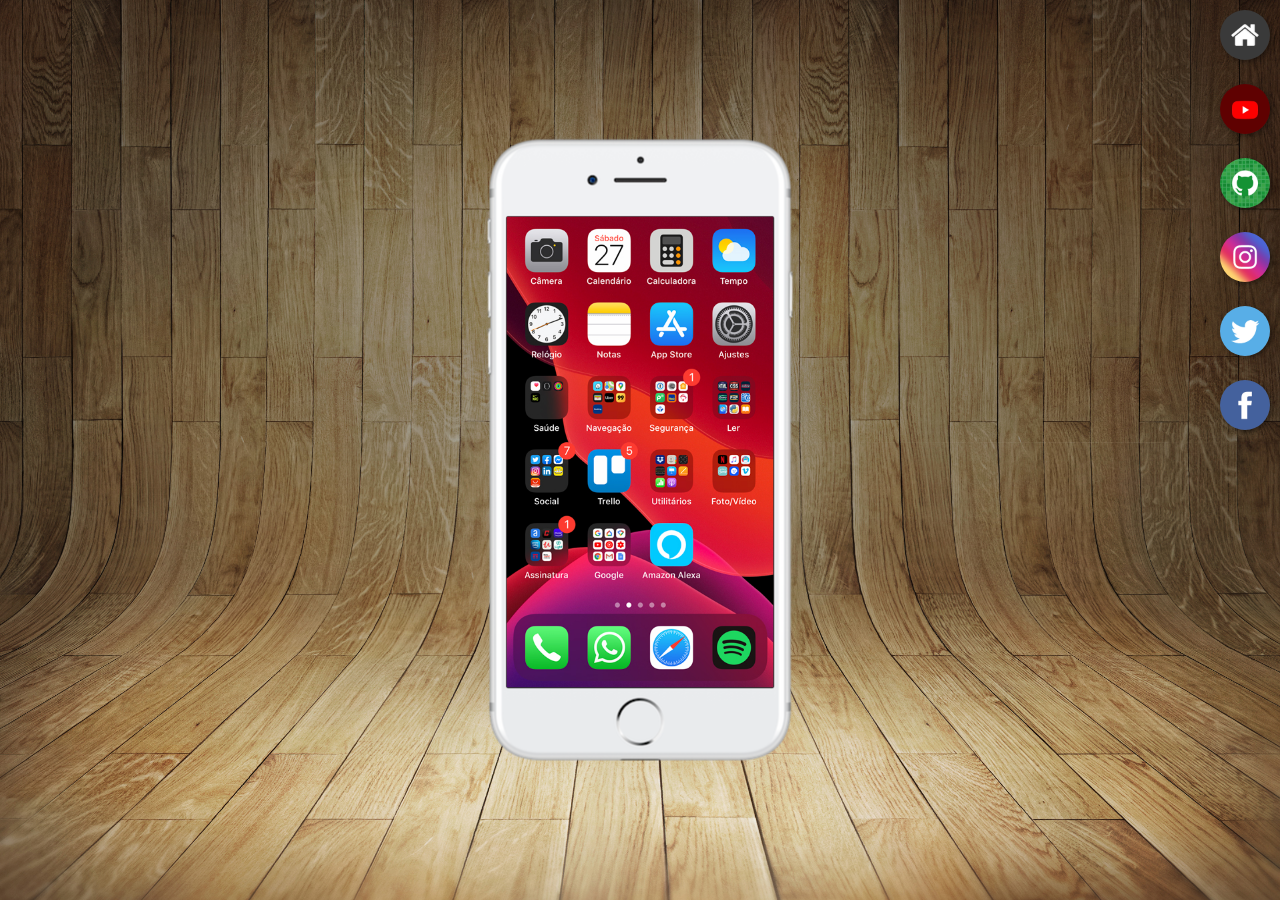
<file: index.html>
<!DOCTYPE html>
<html lang="pt-br">
<head>
    <meta charset="UTF-8">
    <meta name="viewport" content="width=device-width, initial-scale=1.0">
    <link rel="shortcut icon" href="favicon(1).ico" type="image/x-icon">
    <title>Projeto Redes Sociais</title>
    <link rel="stylesheet" href="estilos/style.css">
</head>
<body>
    <main>
        <section id="telefone">
            <iframe src="home.html" name="tela" id="tela" frameborder="0"></iframe>
        </section>
        <section id="redes-sociais">
            <a href="home.html" target="tela"><img src="imagens/logo-home.jpg" alt="home"></a><br>
            <a href="youtube.html" target="tela"><img src="imagens/logo-youtube.jpg" alt="youtube"></a><br>
            <a href="github.html" target="tela"><img src="imagens/logo-github.jpg" alt=""></a><br>
            <a href="instagram.html" target="tela"><img src="imagens/logo-instagram.jpg" alt="instagram"></a><br>
            <a href="twitter.html" target="tela"><img src="imagens/logo-twitter.jpg" alt="twitter"></a><br>
            <a href="facebook.html" target="tela"><img src="imagens/logo-facebook.jpg" alt="facebook"></a>
        </section>
    </main>
</body>
</html>
</file>
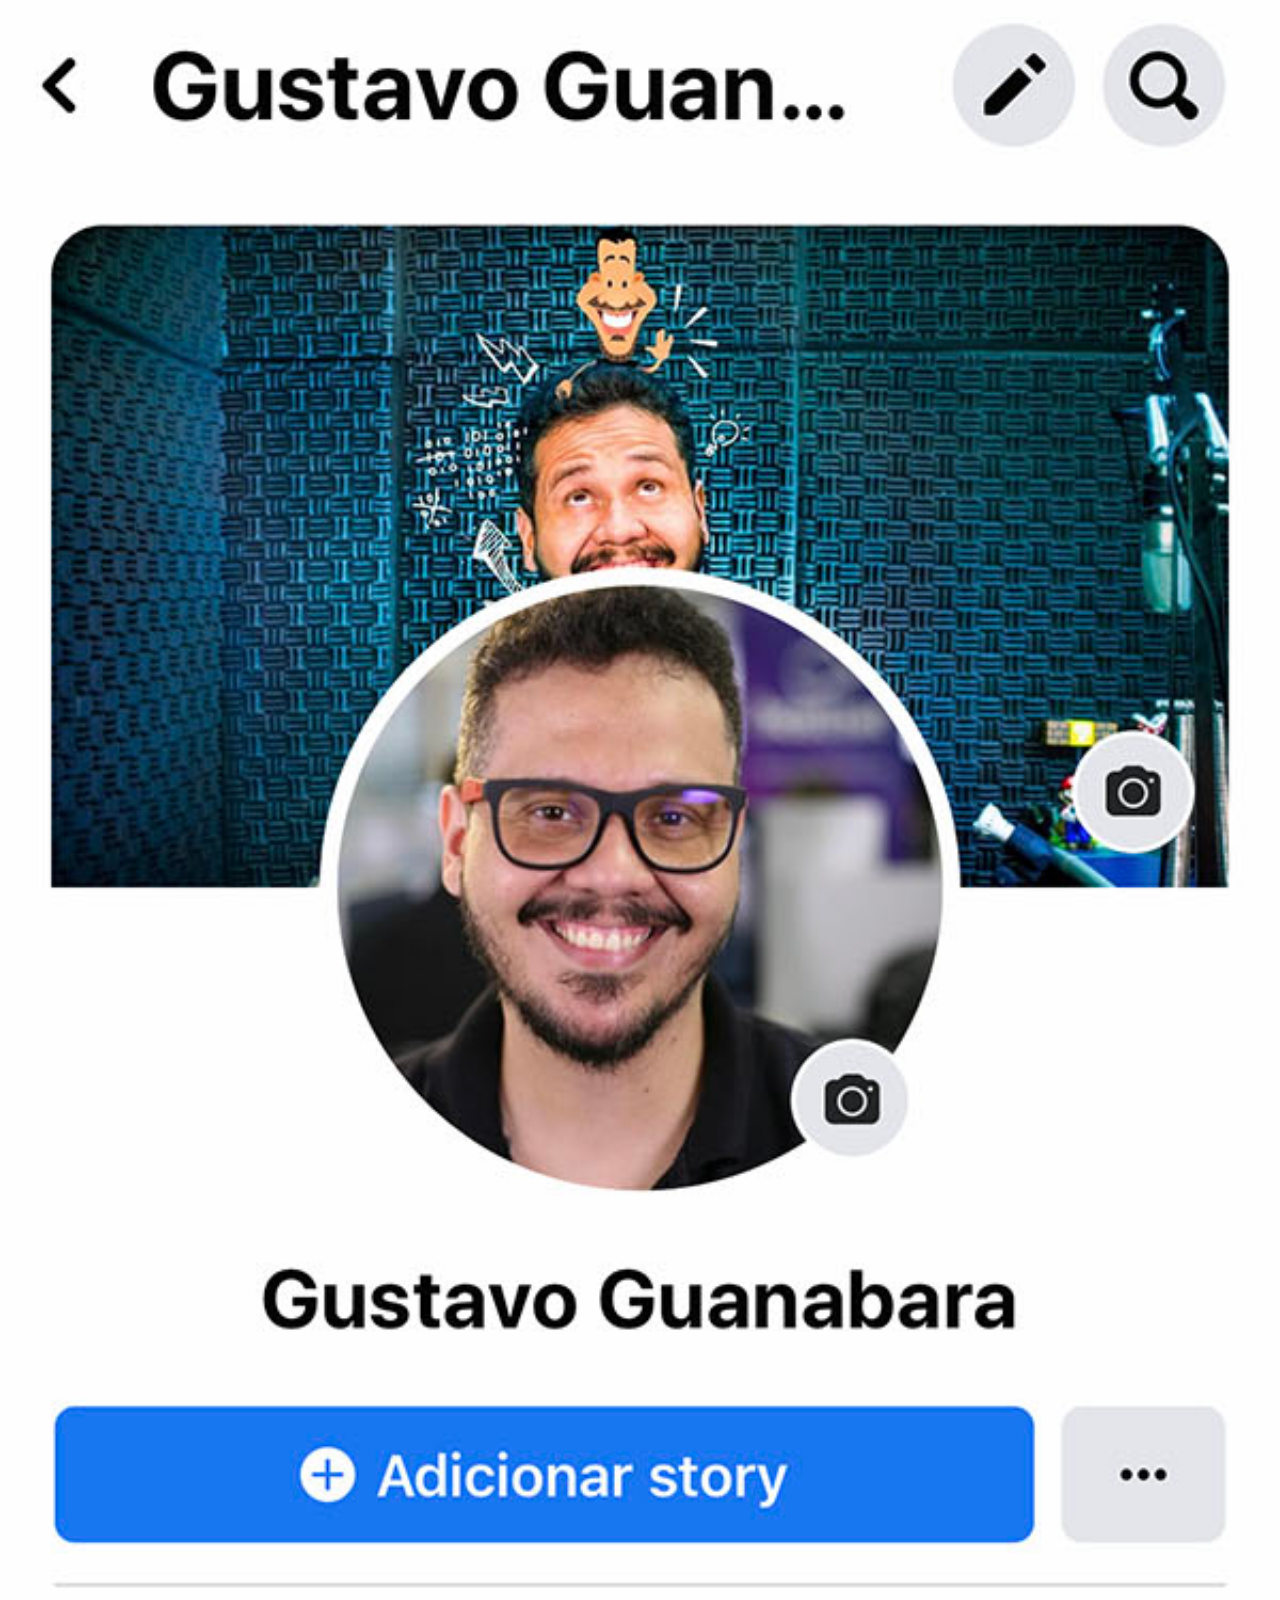
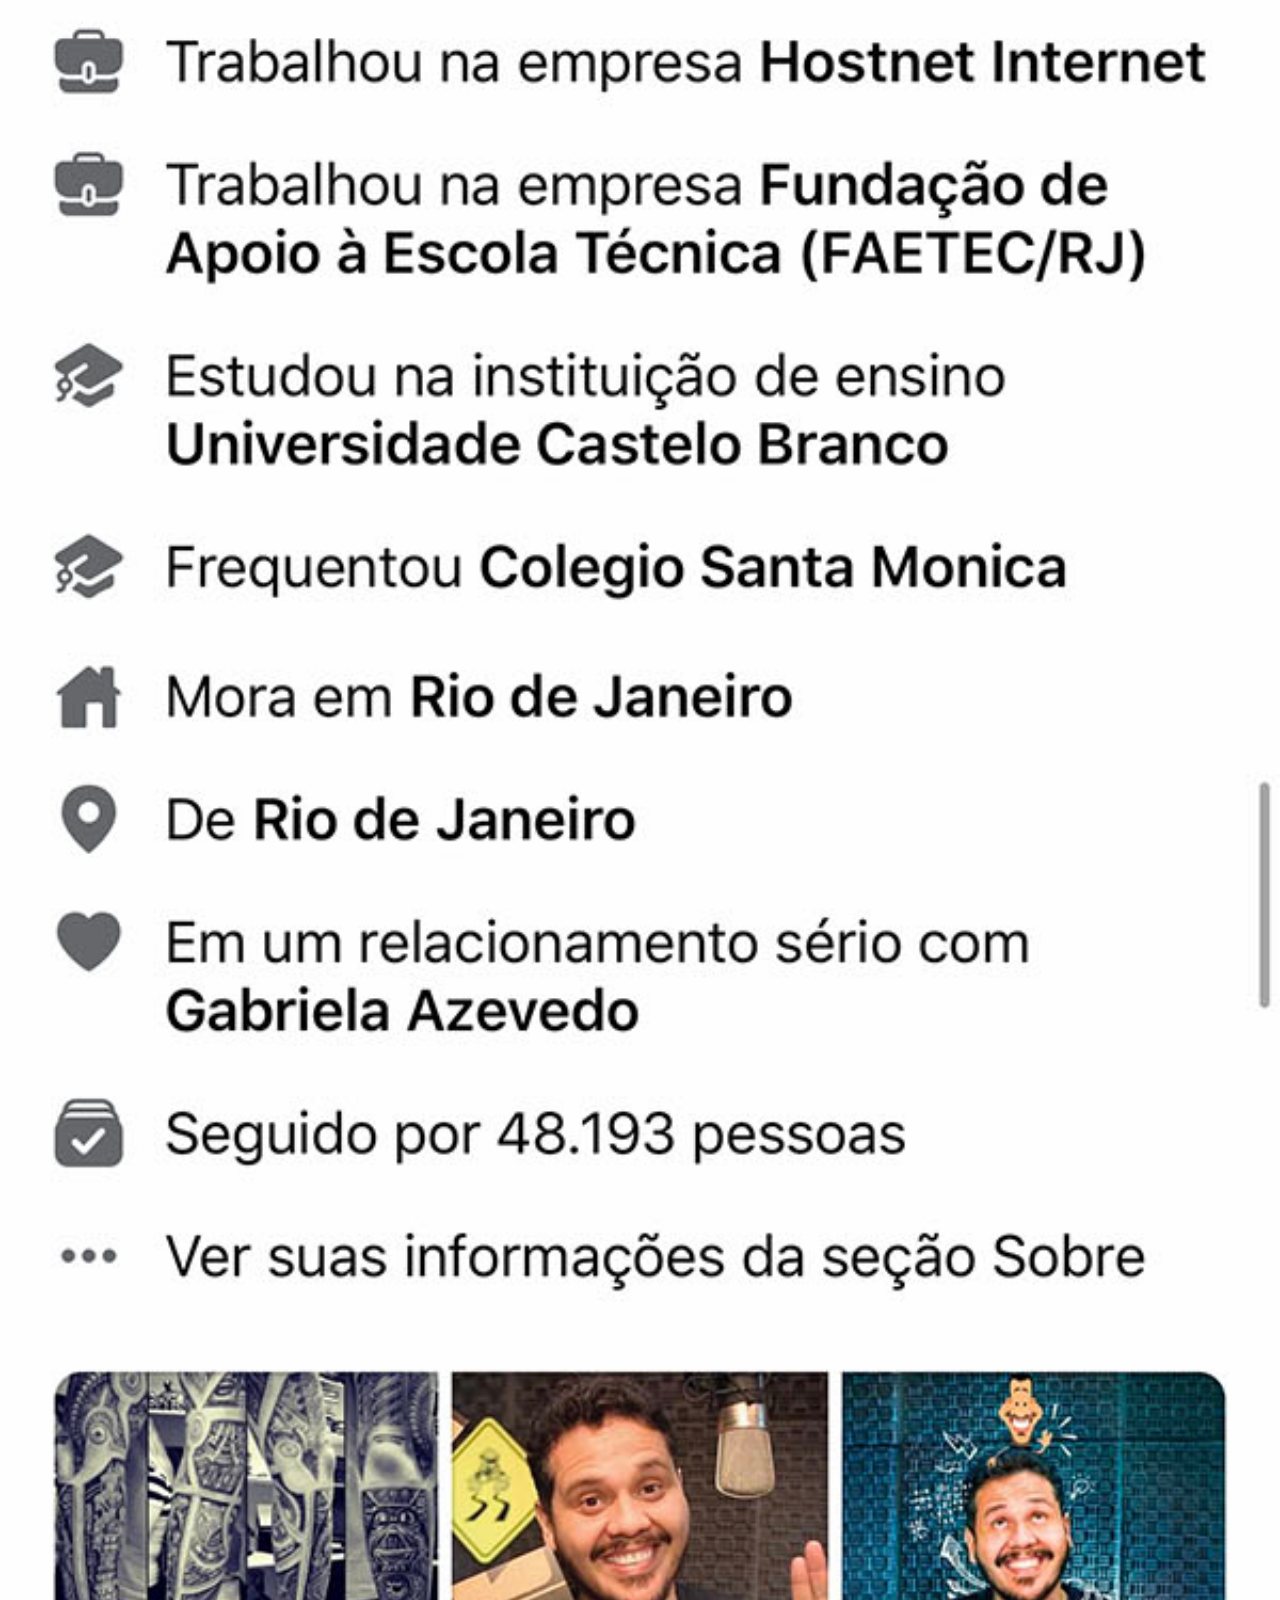
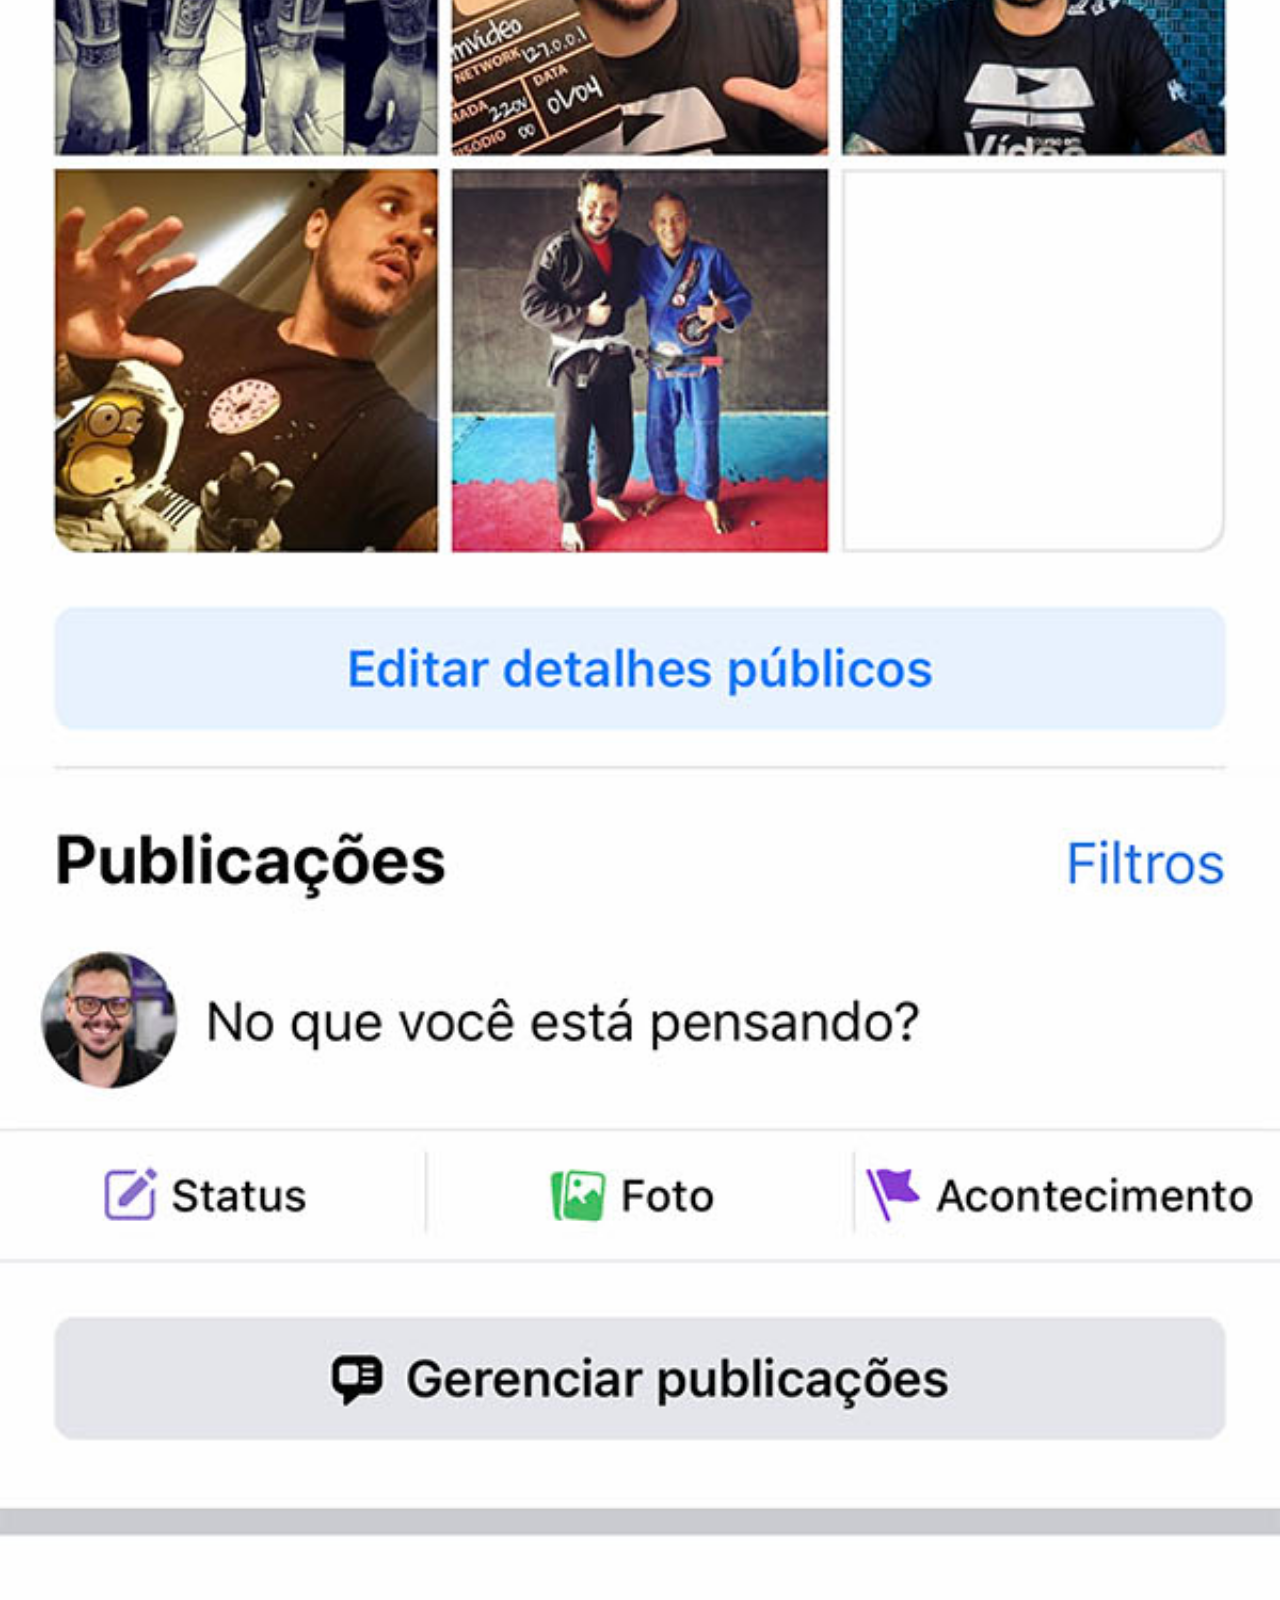
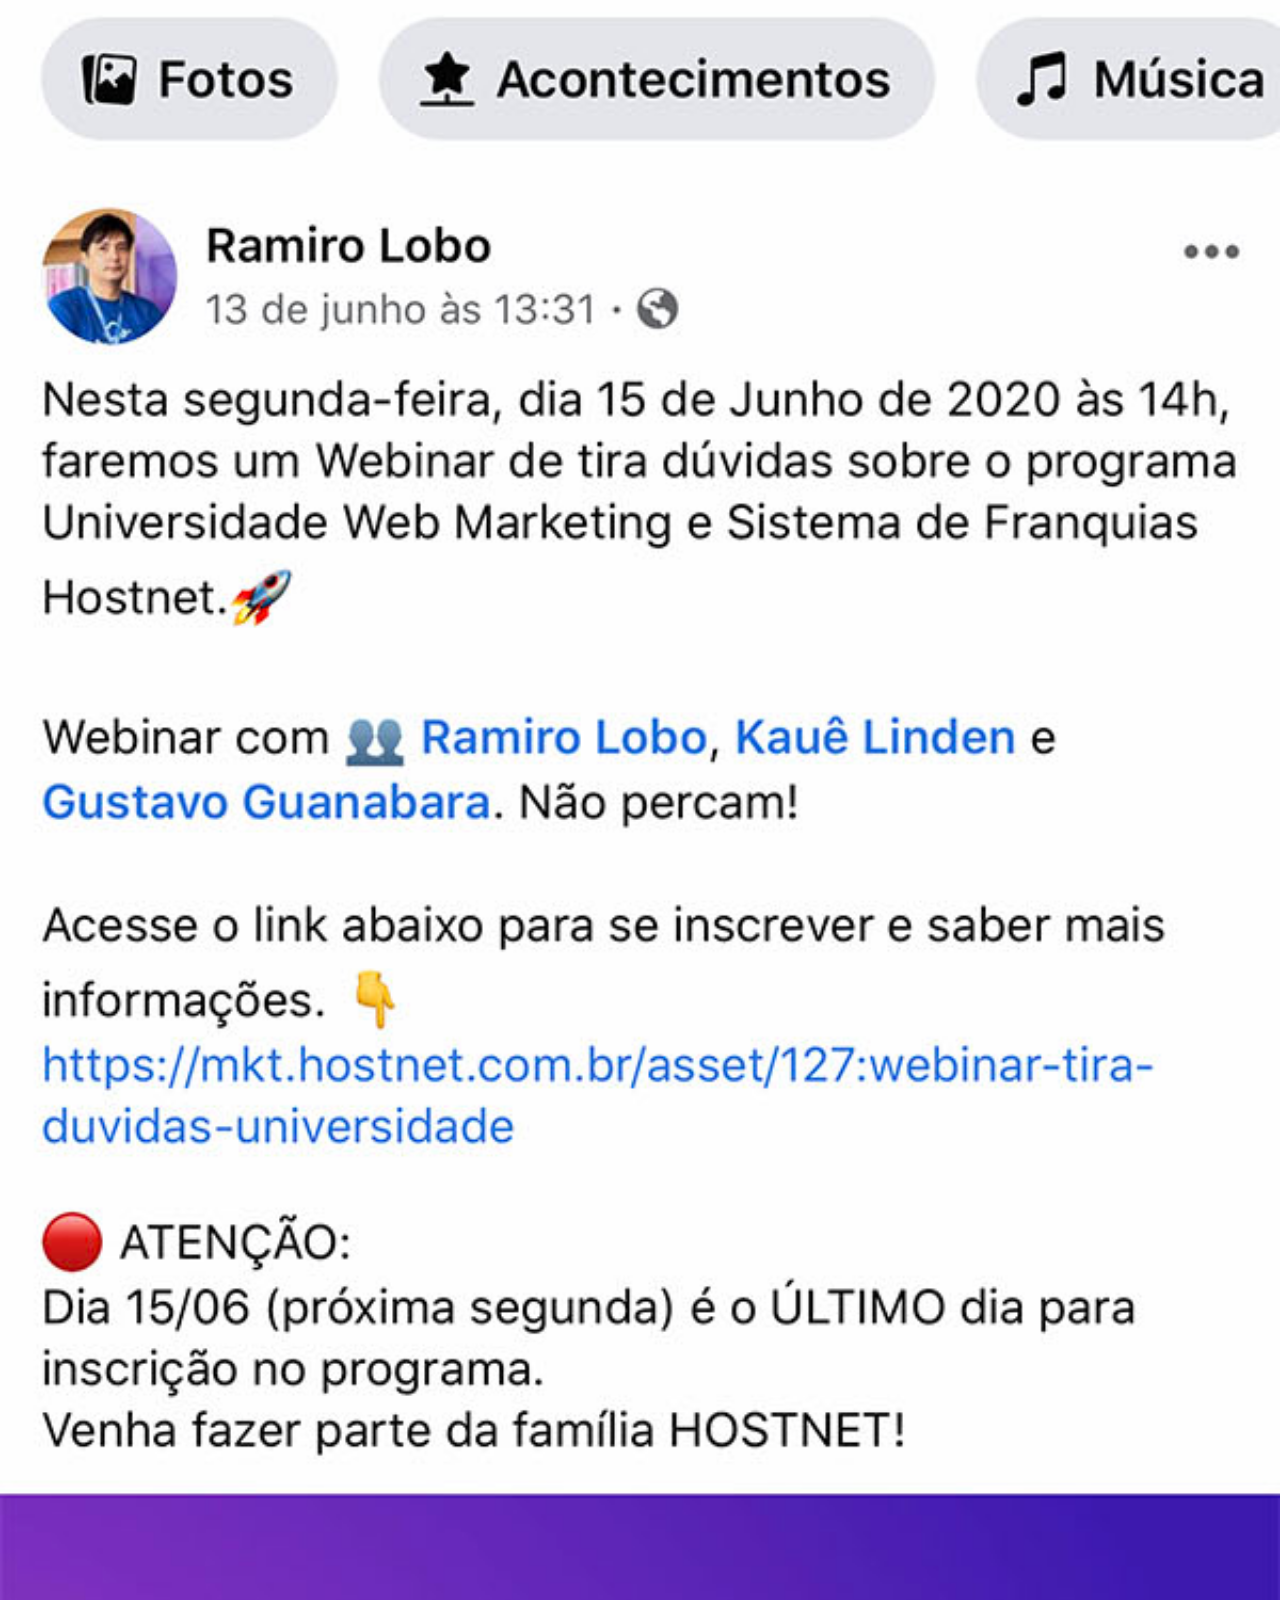
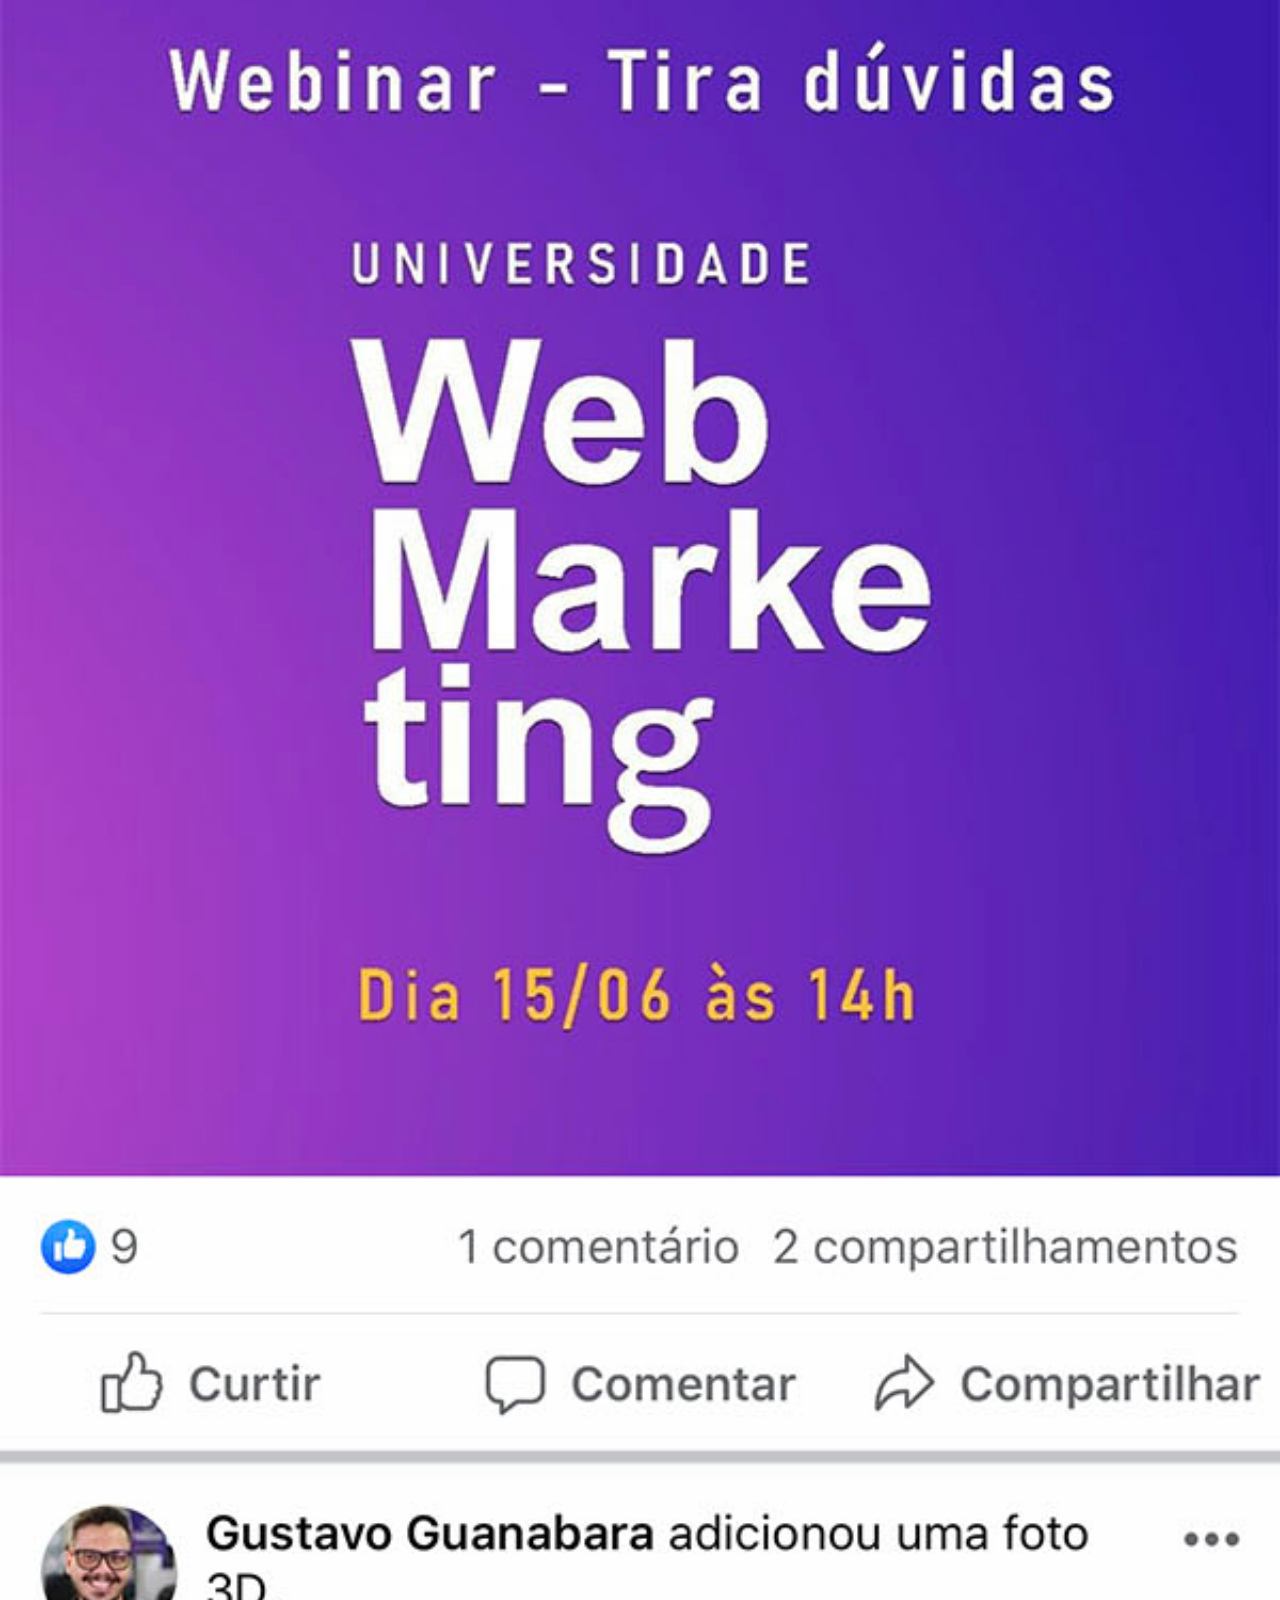
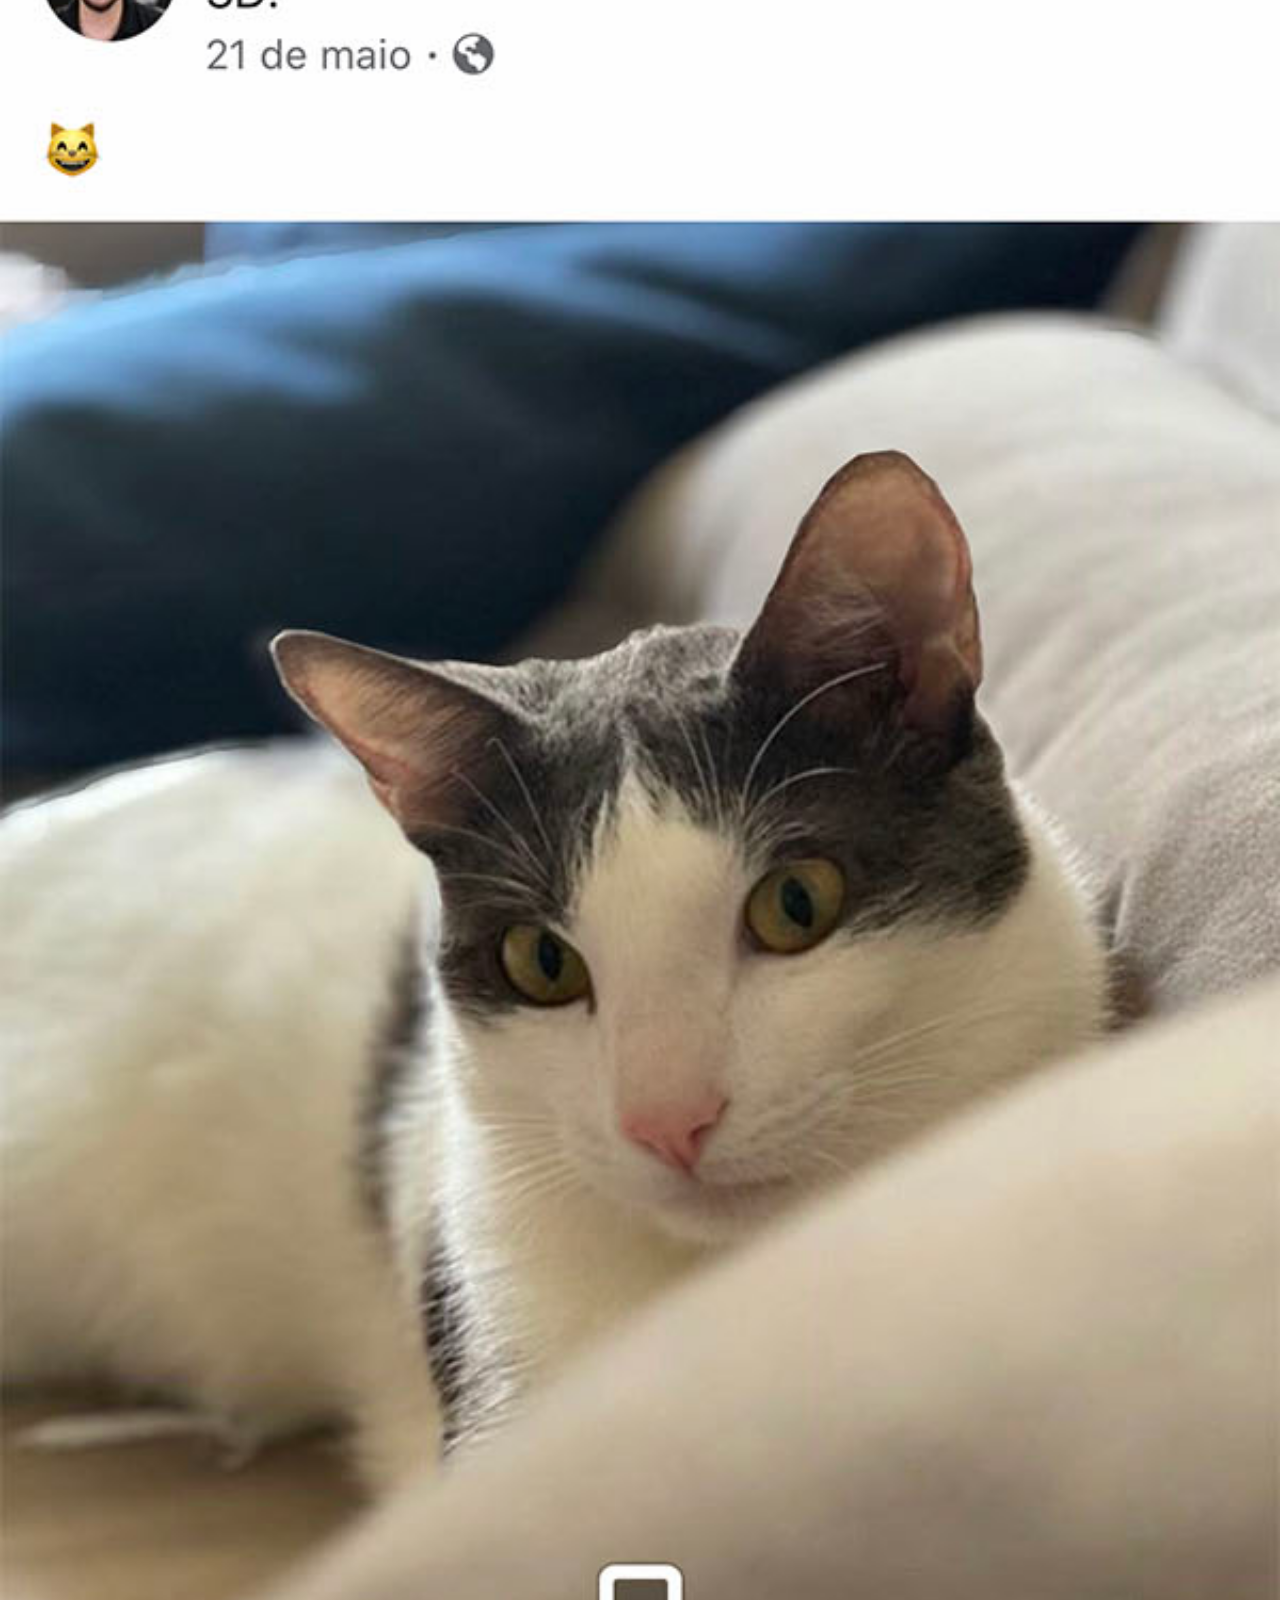
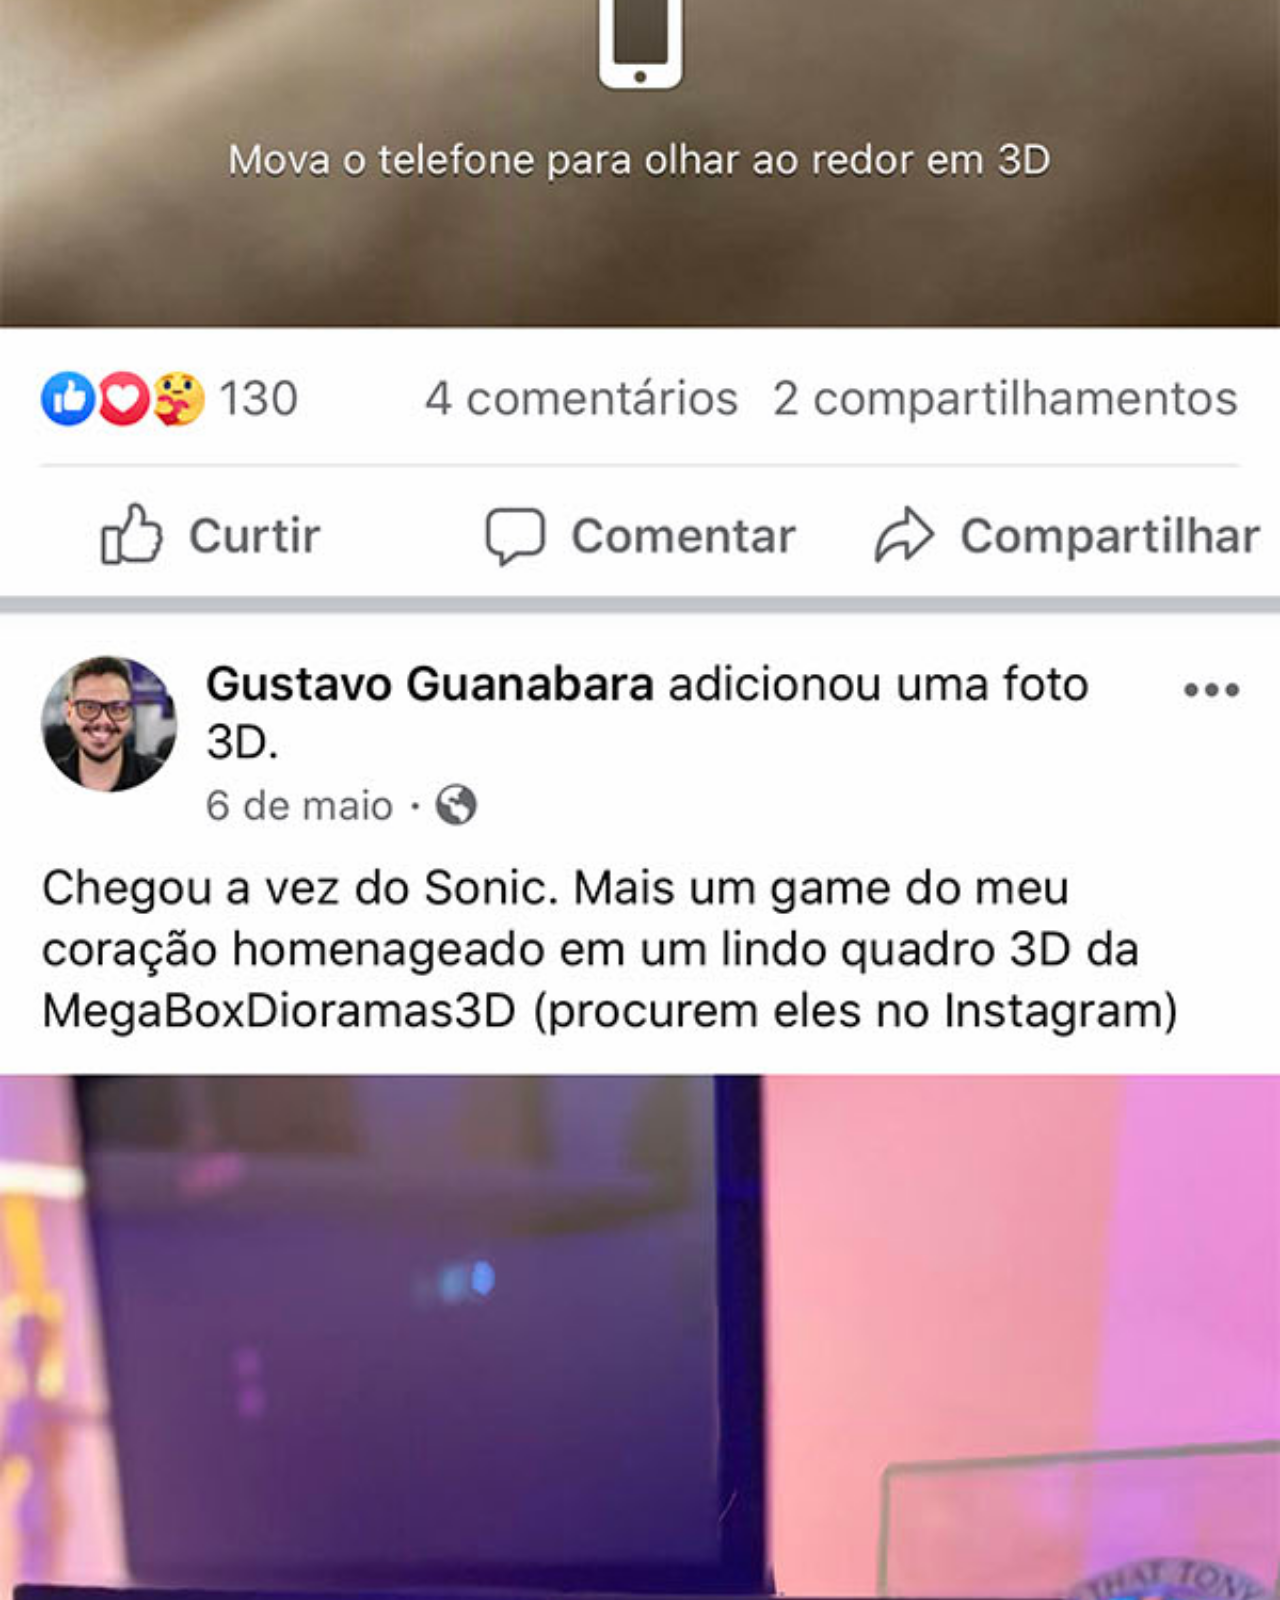
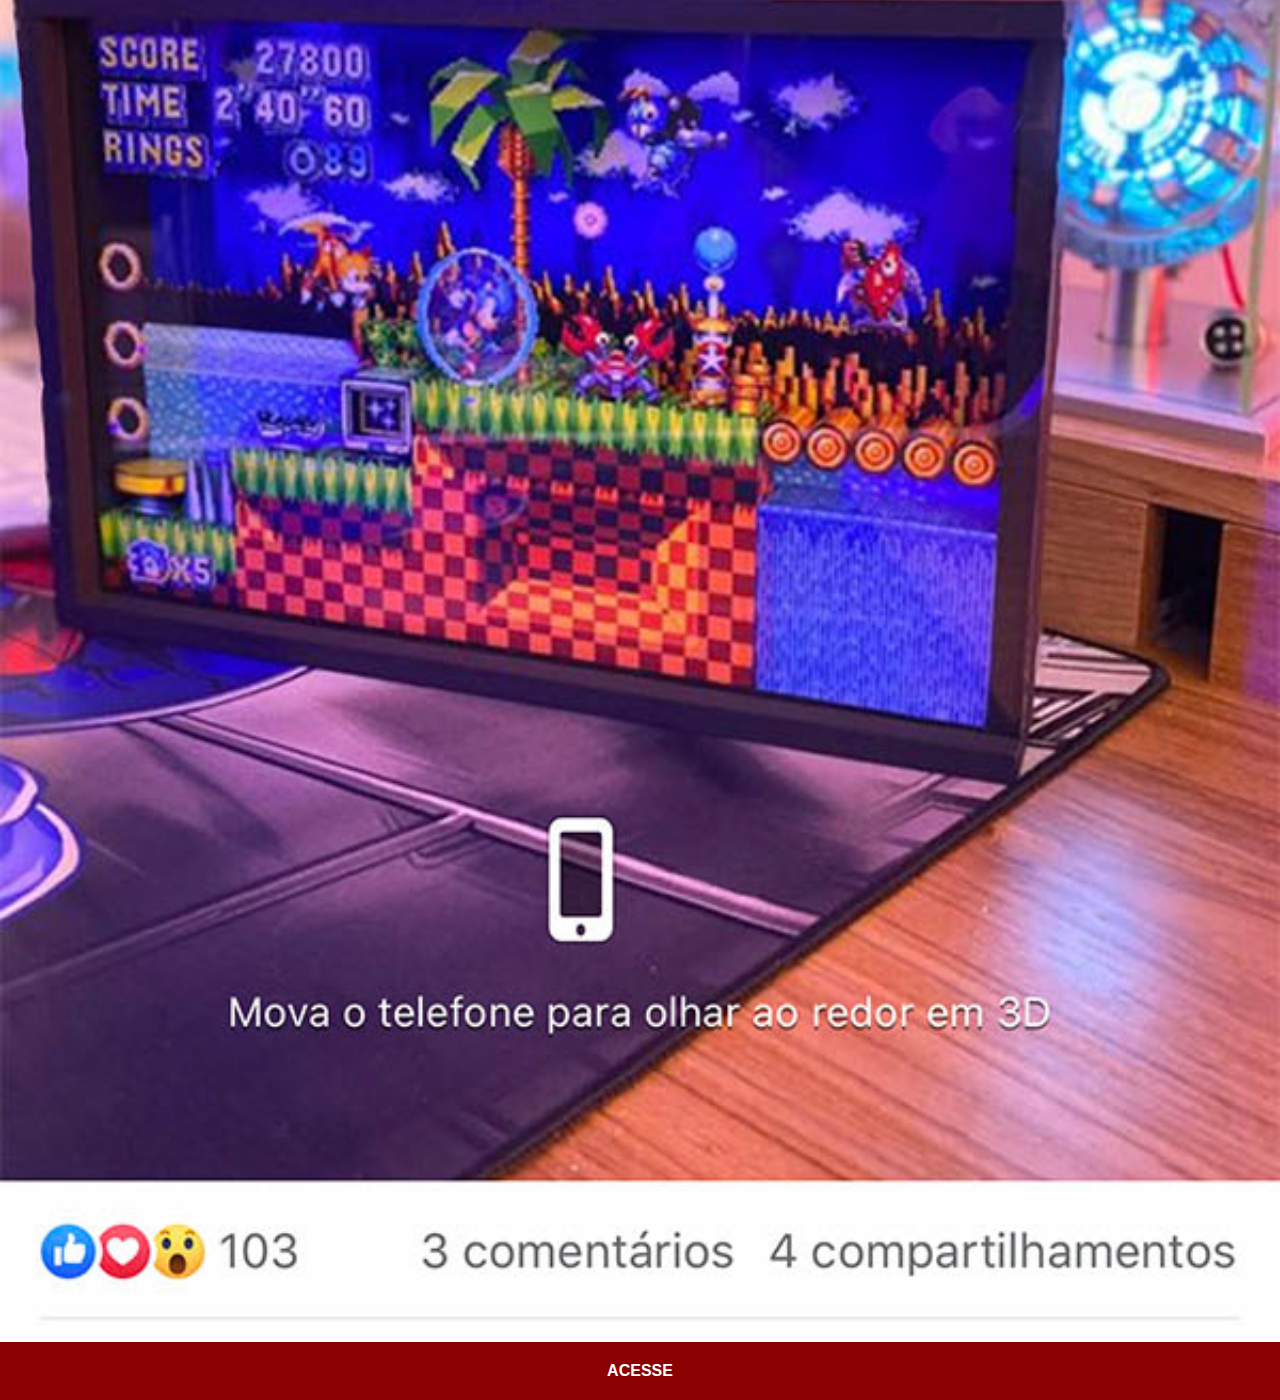
<file: facebook.html>
<!DOCTYPE html>
<html lang="pt-br">
<head>
    <meta charset="UTF-8">
    <meta name="viewport" content="width=device-width, initial-scale=1.0">
    <title>Facebook</title>
    <link rel="stylesheet" href="estilos/social.css">
</head>
<body>
    <img src="imagens/tela-facebook.jpg" alt="Facebook">
    <a href="https://www.facebook.com/CursosEmVideo/" target="_blank">ACESSE</a>
</body>
</html>
</file>
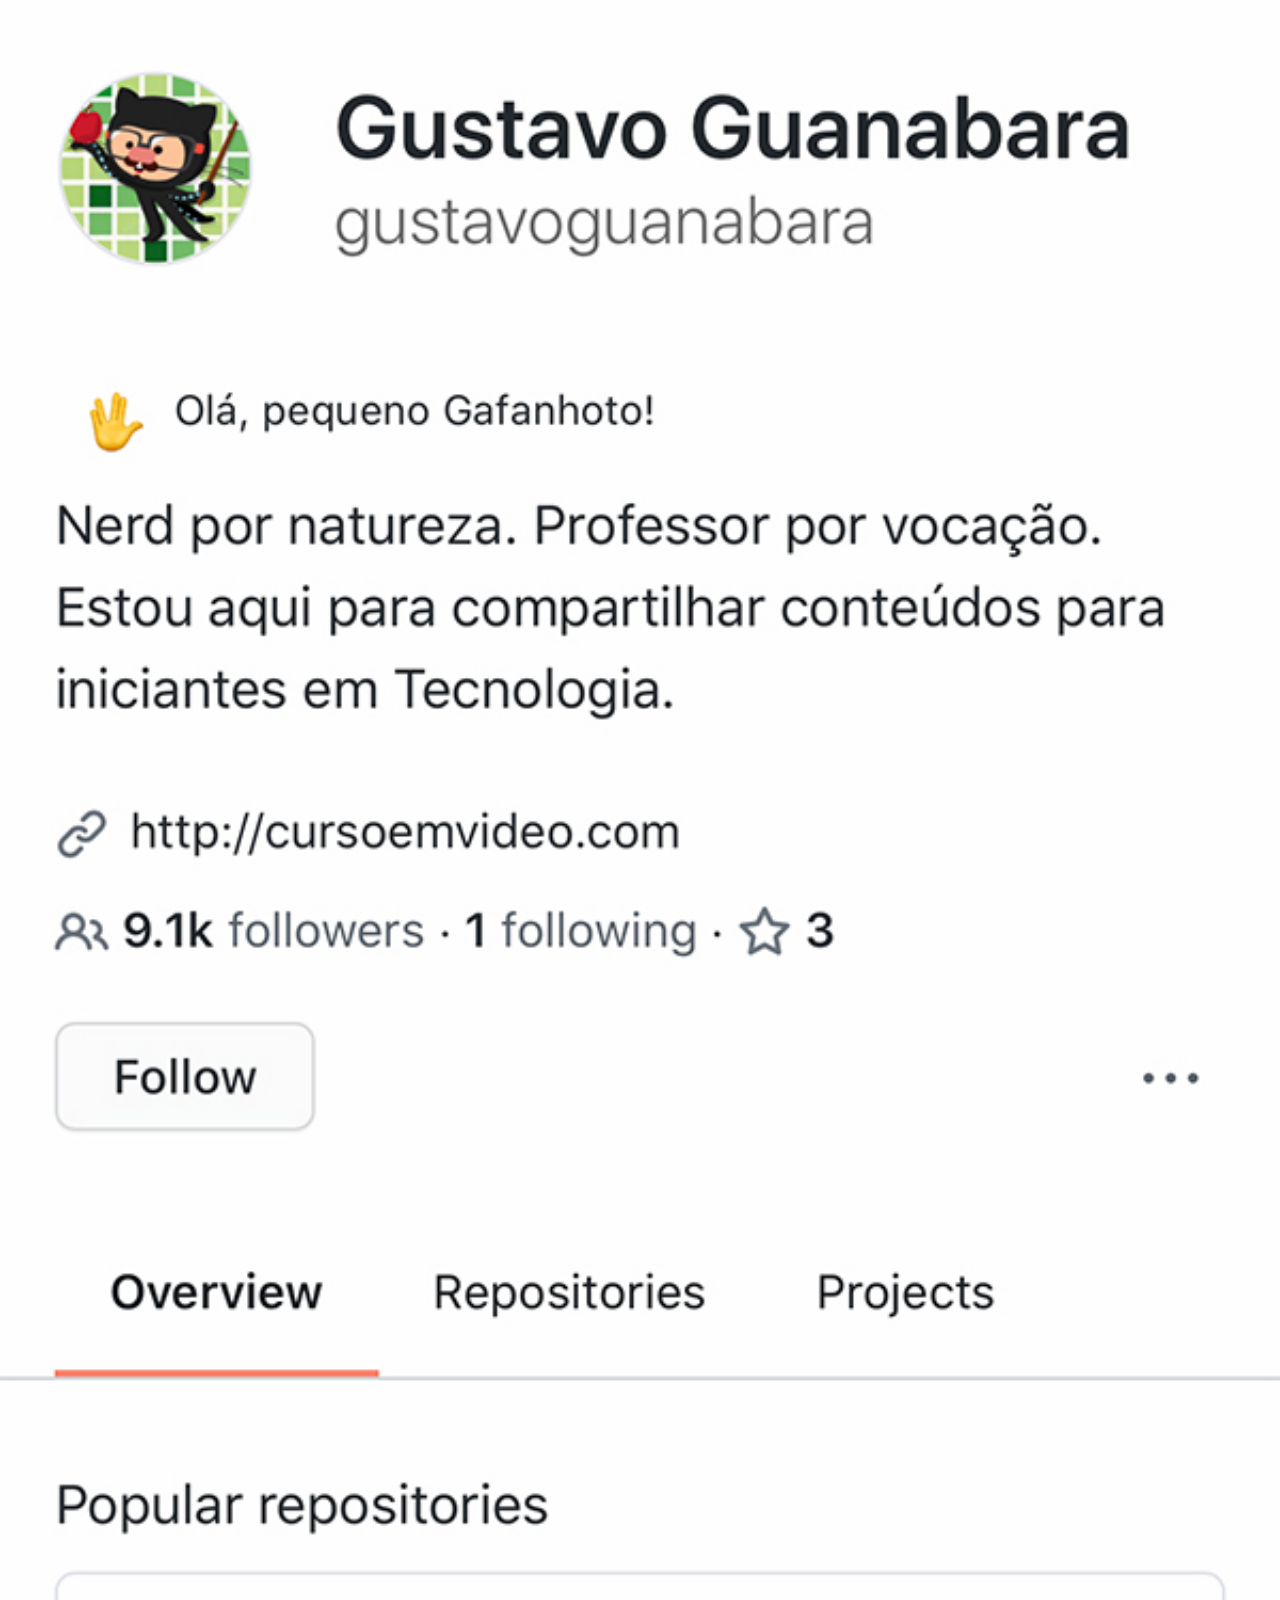
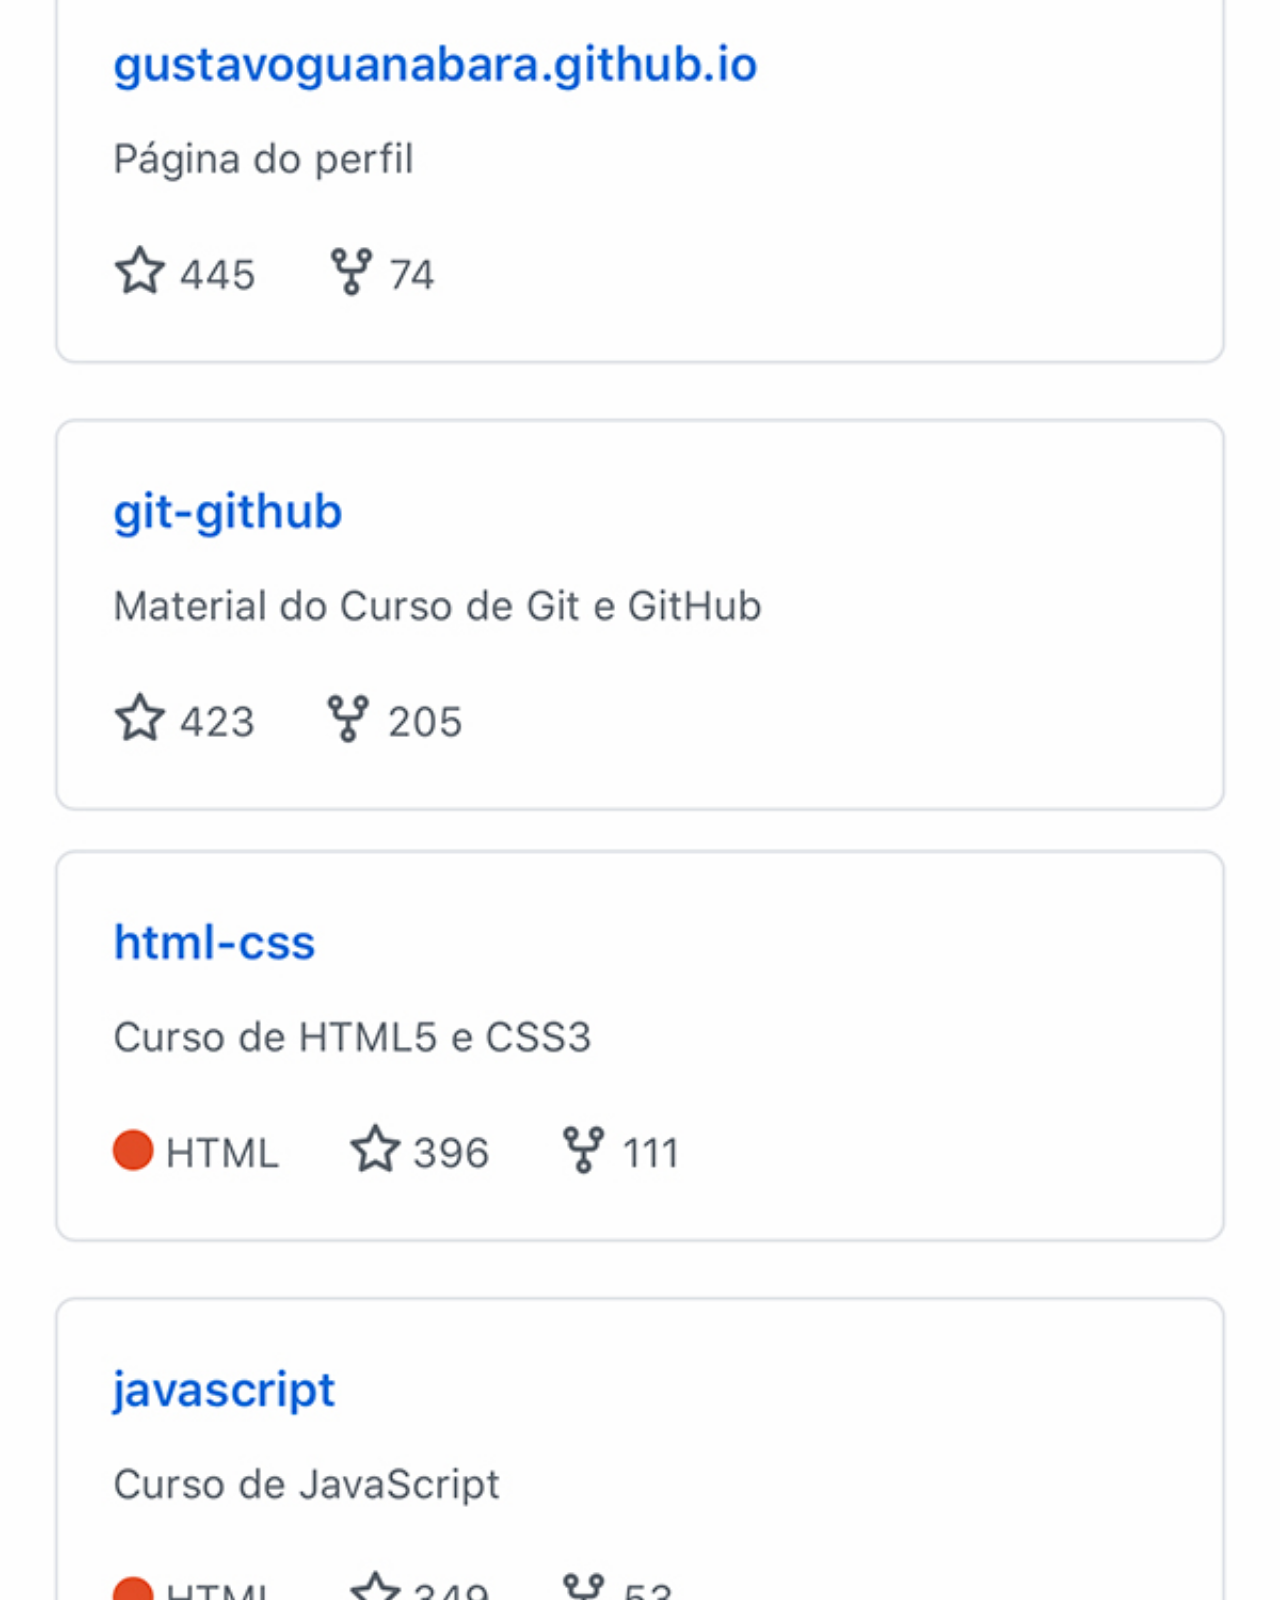
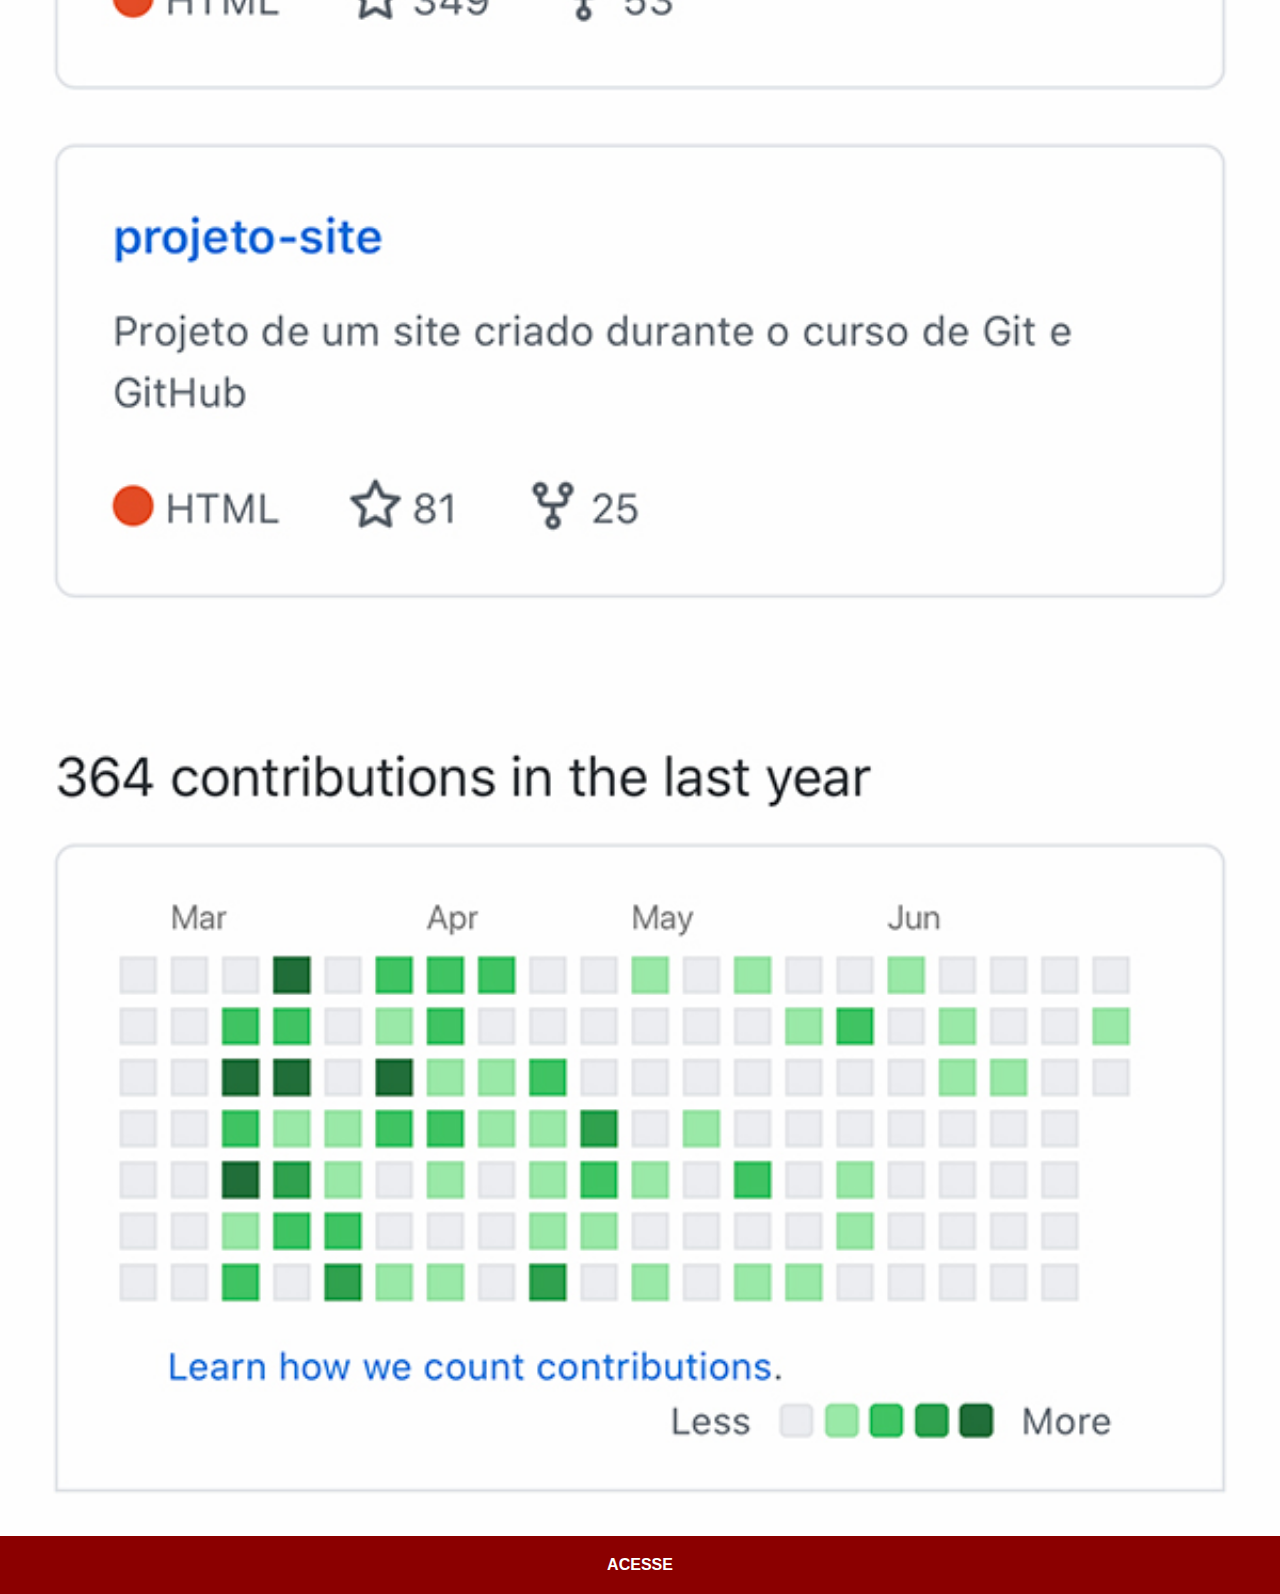
<file: github.html>
<!DOCTYPE html>
<html lang="pt-br">
<head>
    <meta charset="UTF-8">
    <meta name="viewport" content="width=device-width, initial-scale=1.0">
    <title>GitHub</title>
    <link rel="stylesheet" href="estilos/social.css">
</head>
<body>
    <img src="imagens/tela-github.jpg" alt="Github">
    <a href="https://github.com/gustavoguanabara" target="_blank">ACESSE</a>
</body>
</html>
</file>
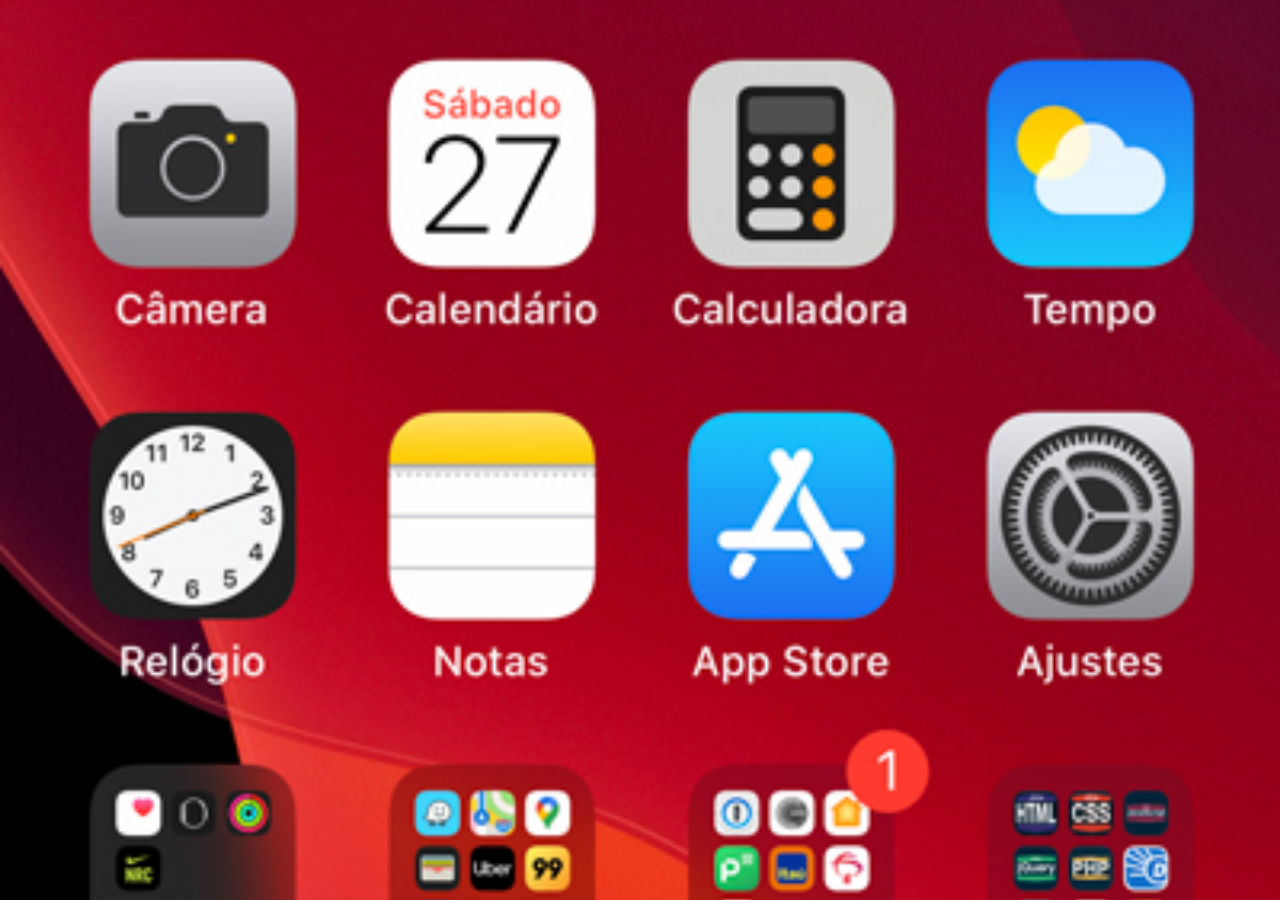
<file: home.html>
<!DOCTYPE html>
<html lang="pt-br">
<head>
    <meta charset="UTF-8">
    <meta name="viewport" content="width=device-width, initial-scale=1.0">
    <title>Home</title>
    <style>
        * {
            margin: 0px;
            padding: 0px;
        }

        body {
            width: 100vw;
            height: 100vh;
            background: black url('imagens/tela-home.jpg') no-repeat top center;
            background-size: cover;
        }
    </style>
</head>
<body>
    
</body>
</html>
</file>
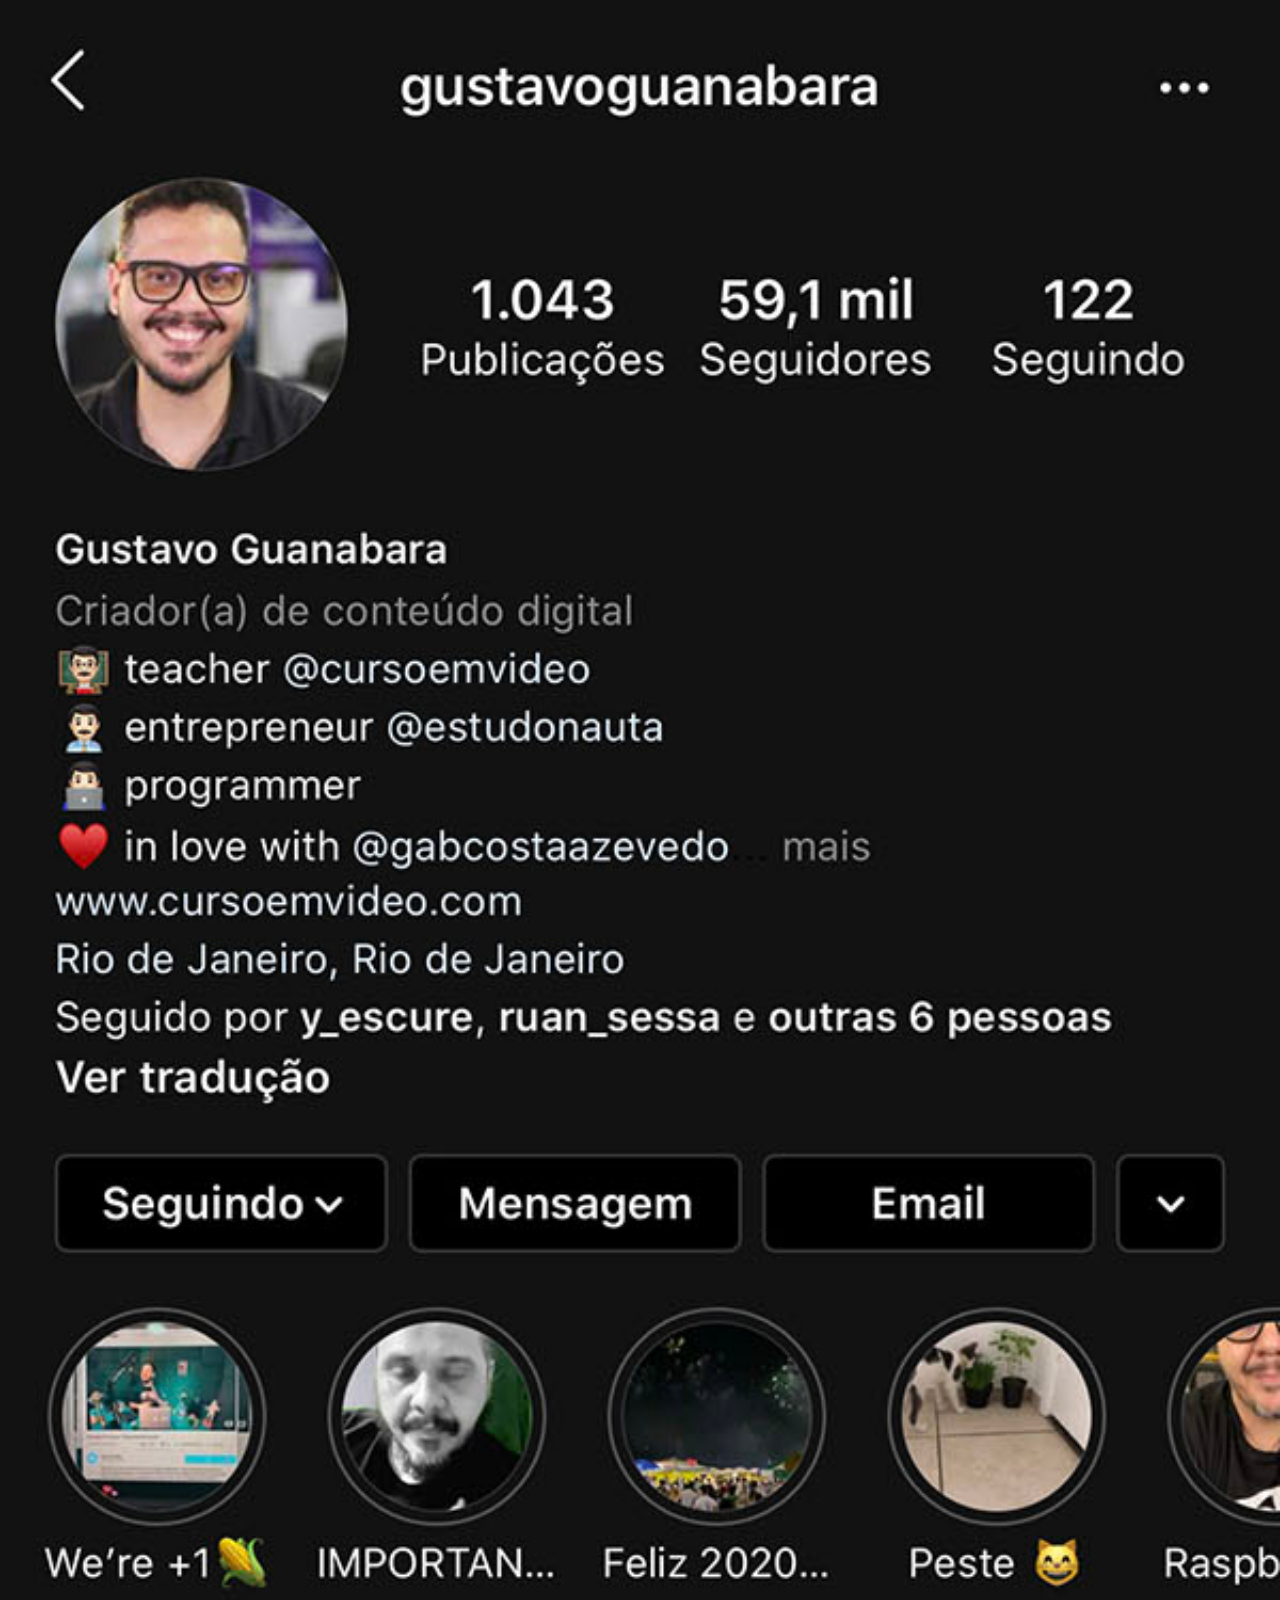
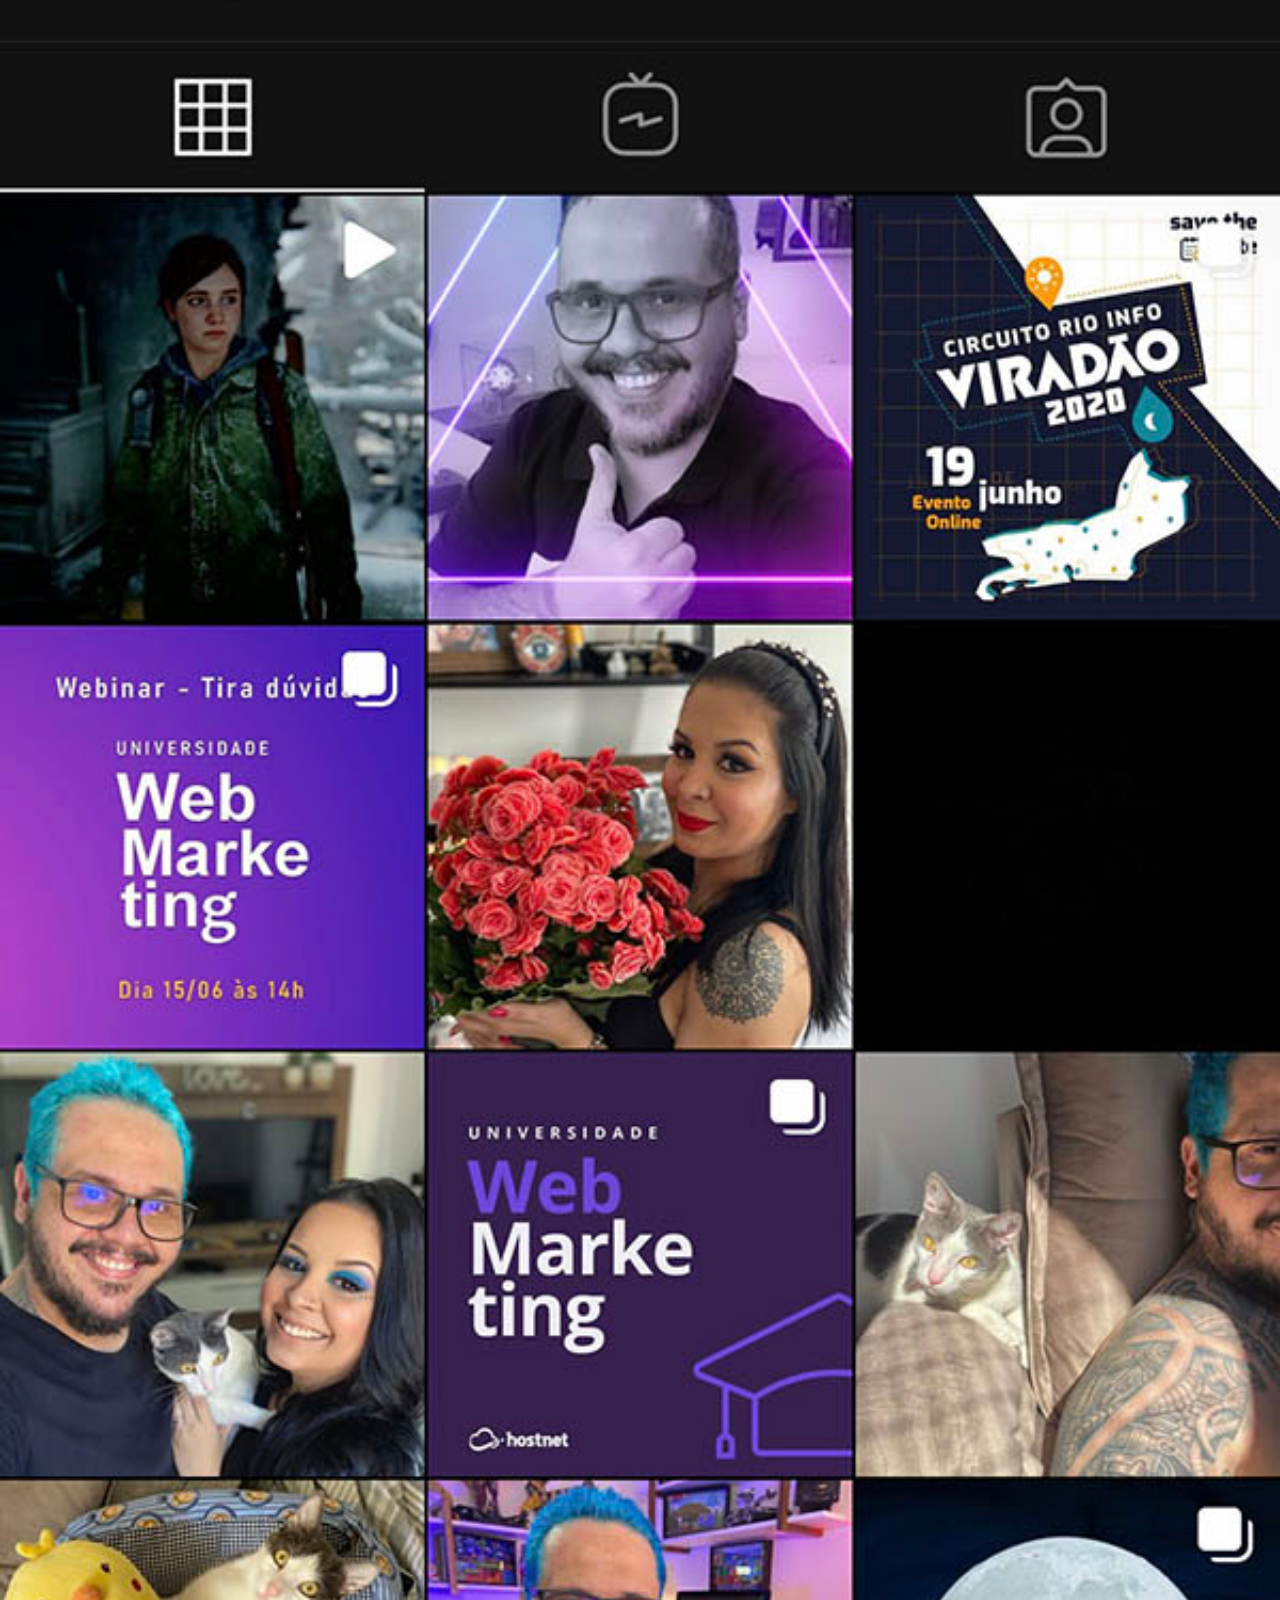
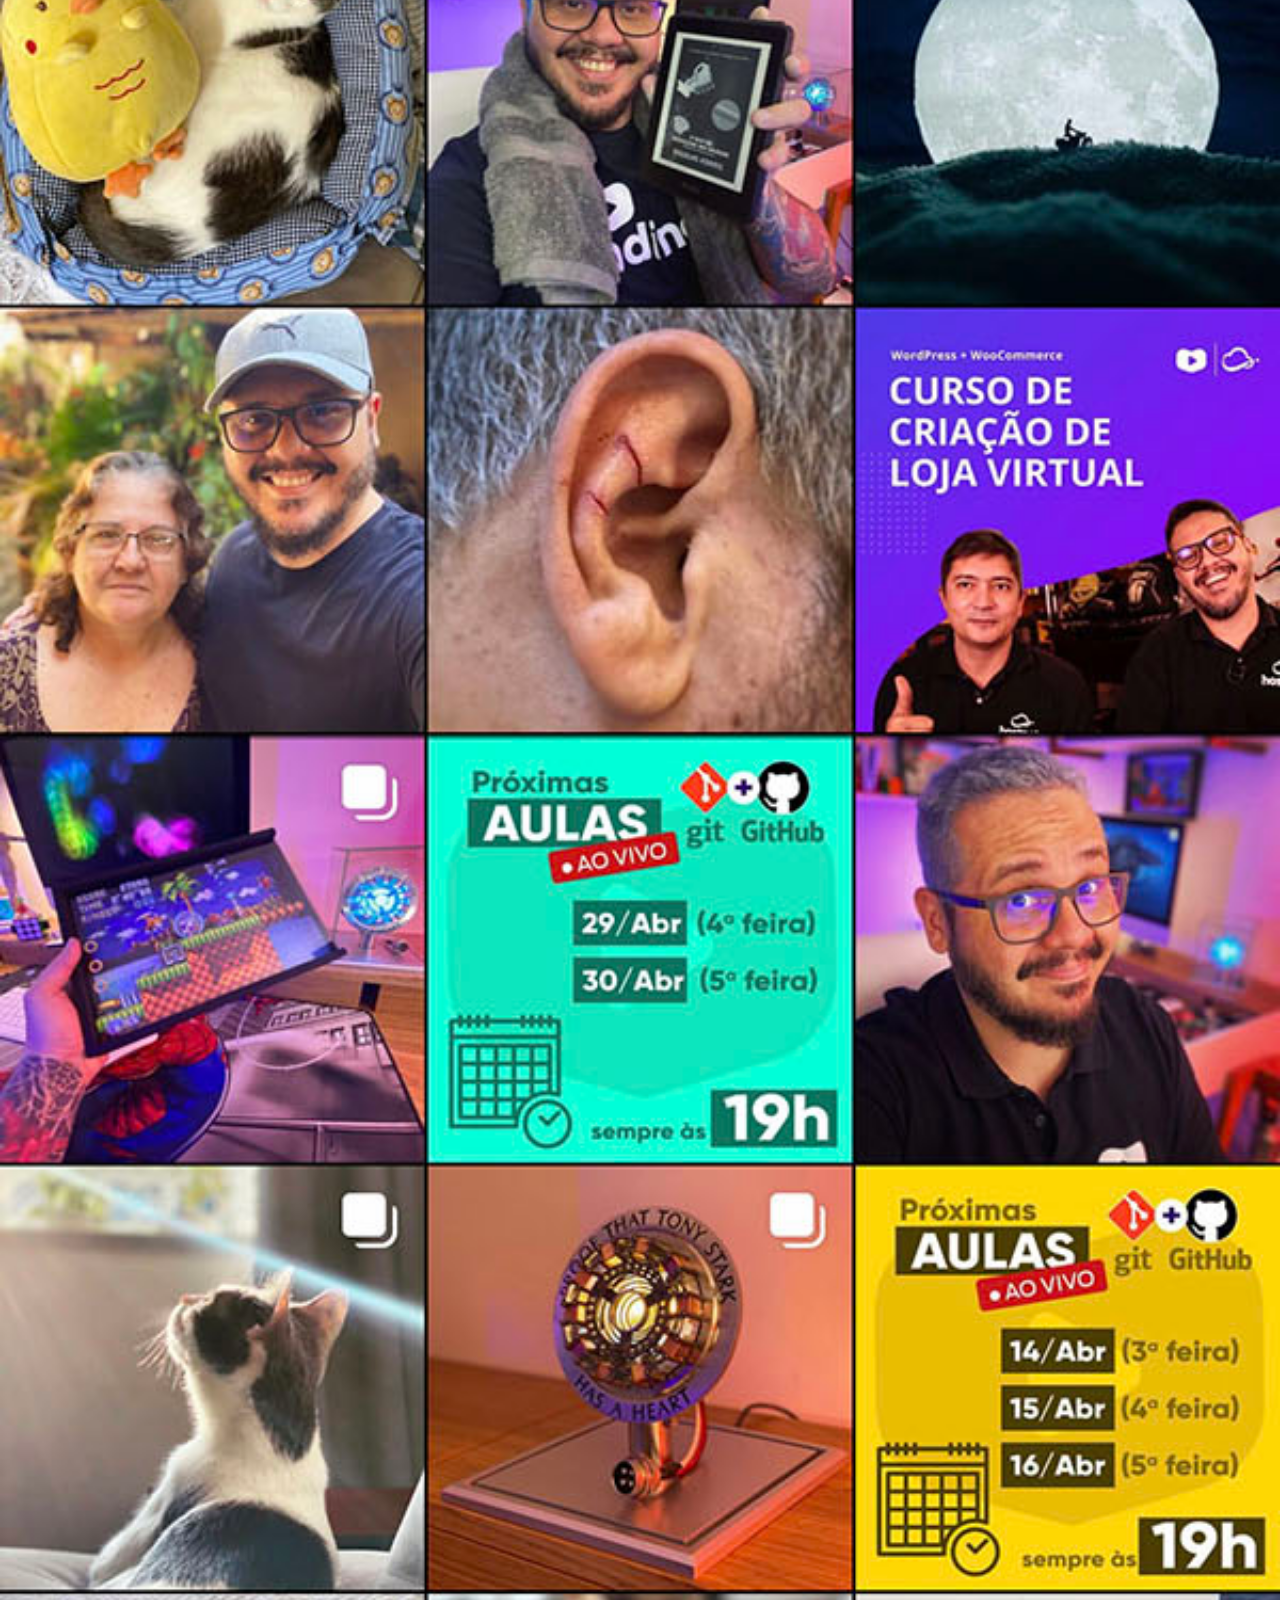
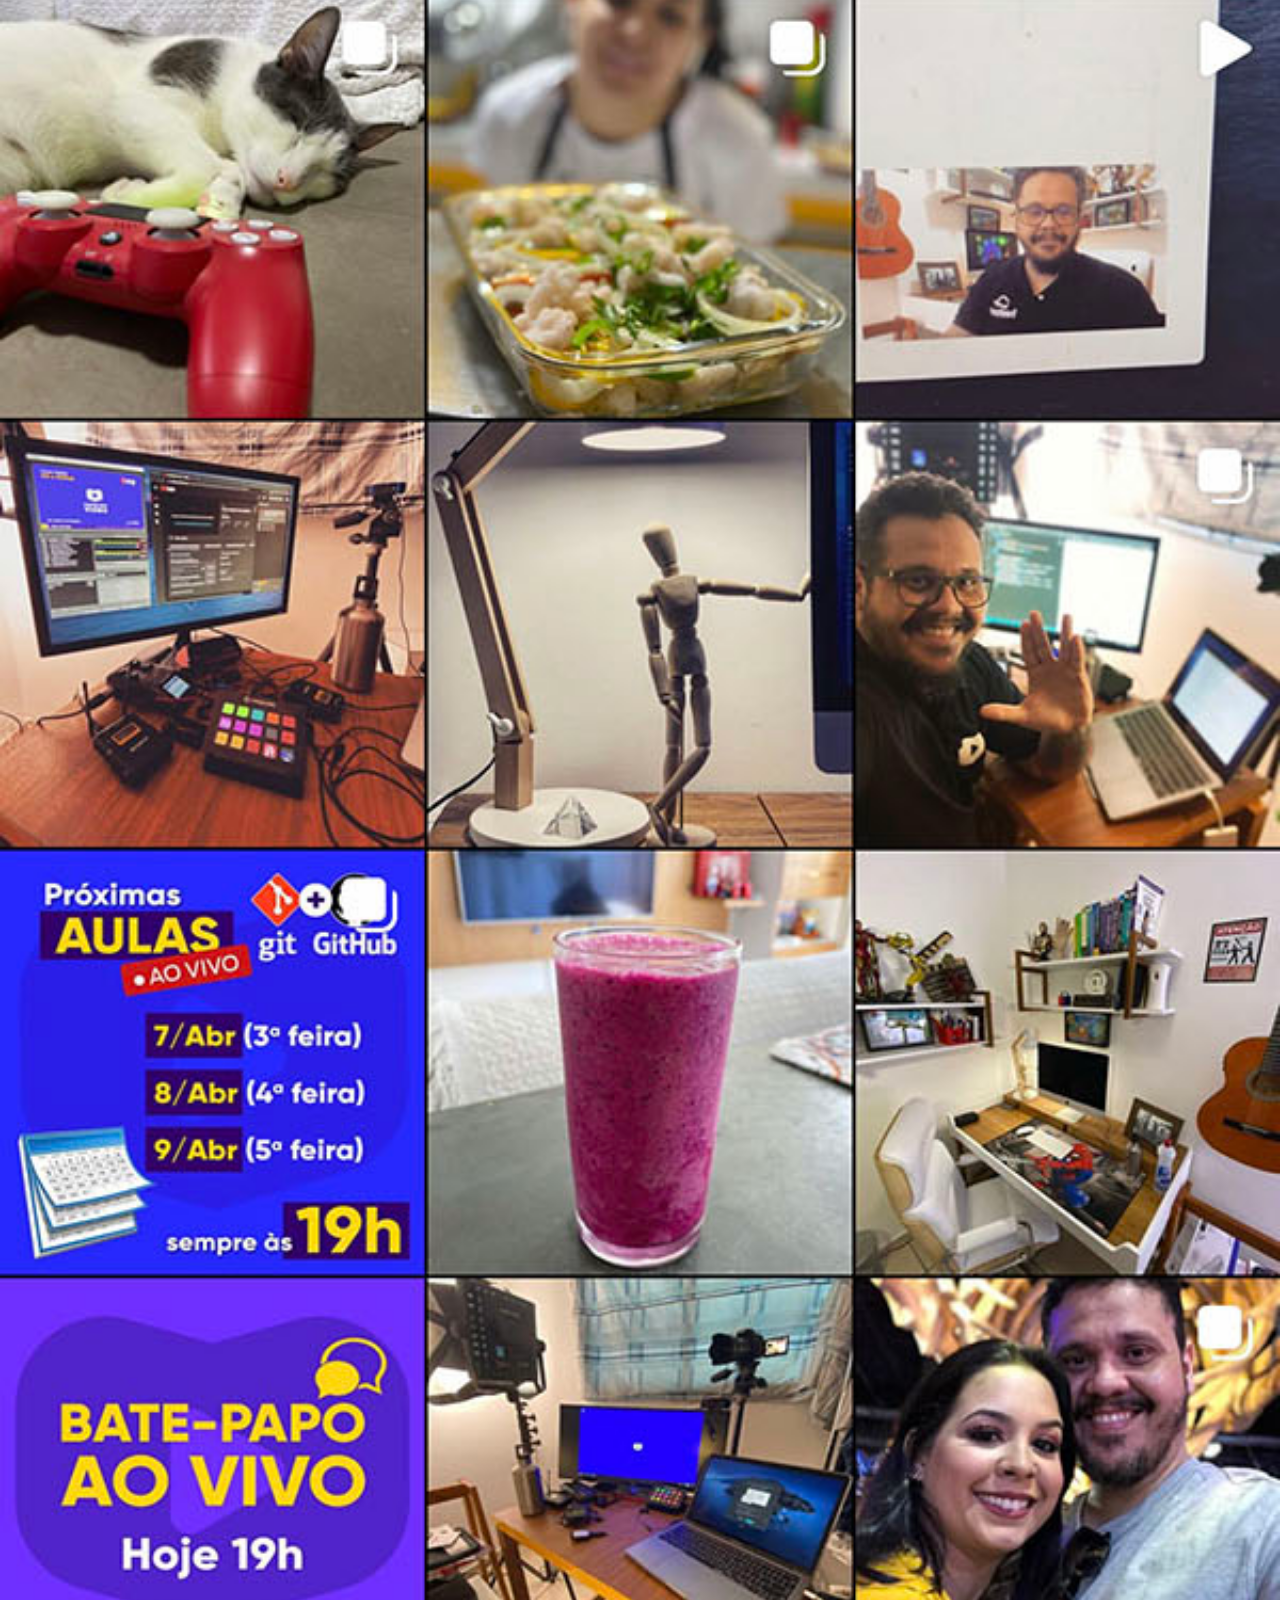
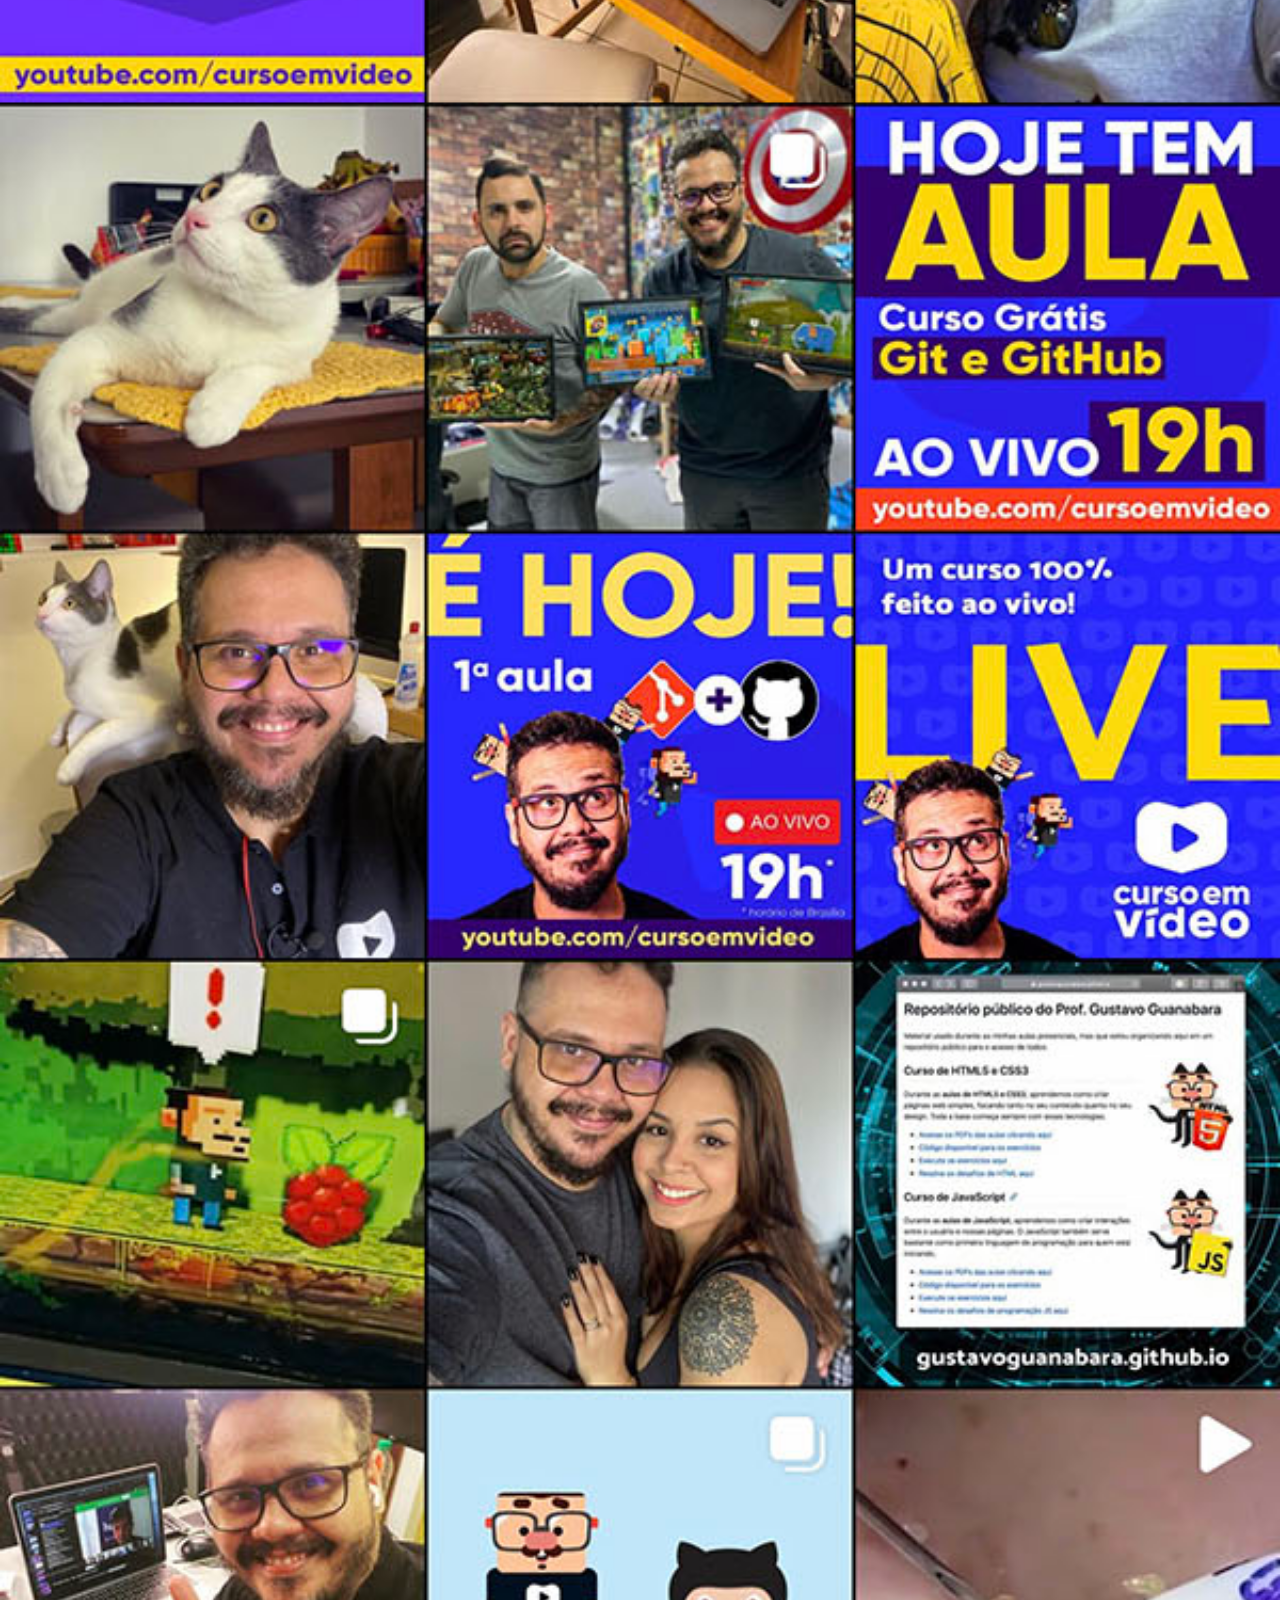
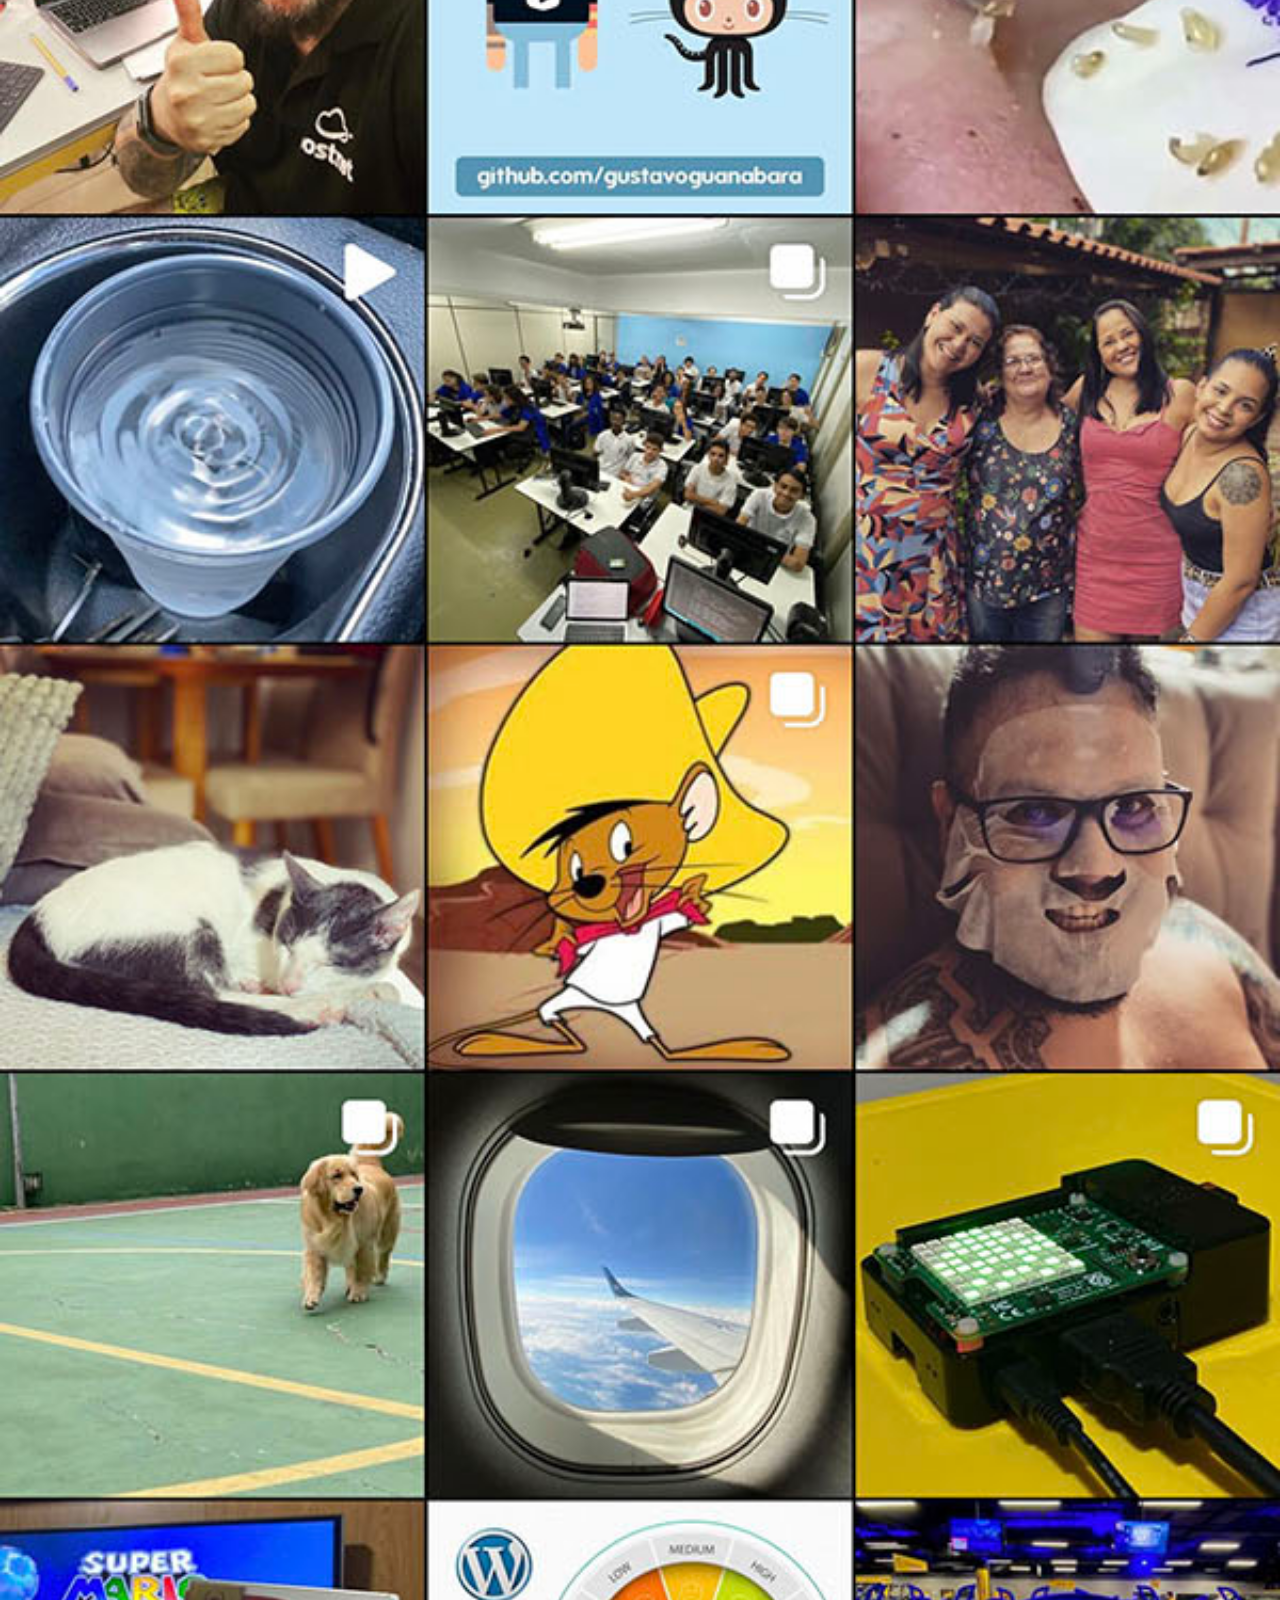
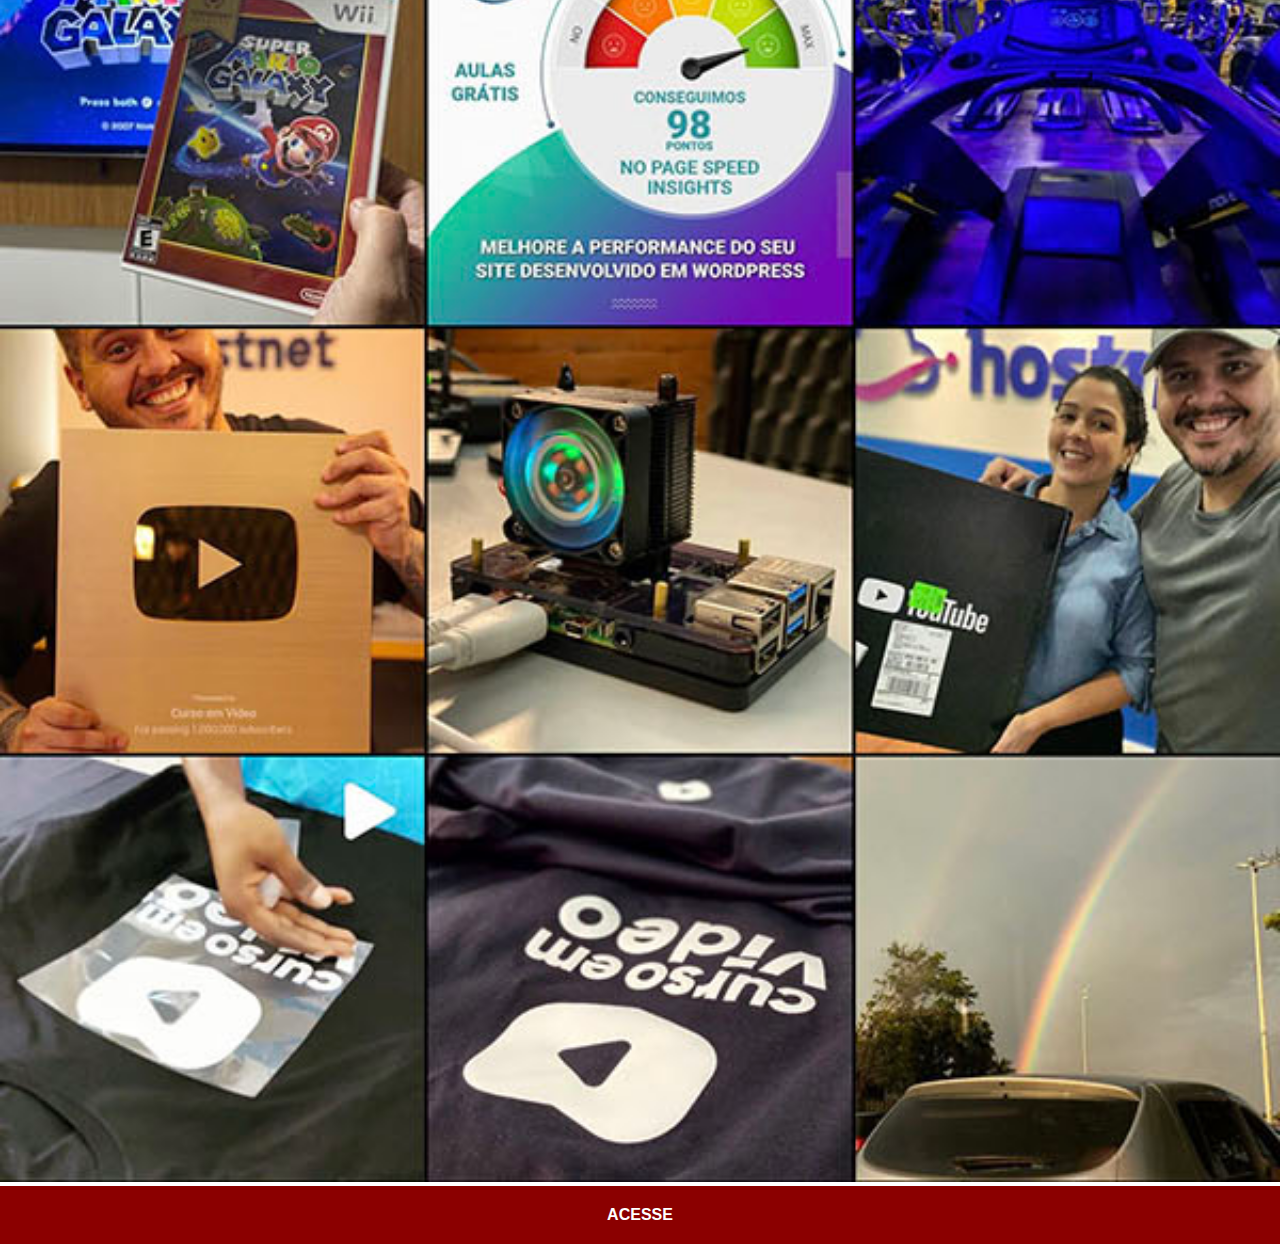
<file: instagram.html>
<!DOCTYPE html>
<html lang="pt-br">
<head>
    <meta charset="UTF-8">
    <meta name="viewport" content="width=device-width, initial-scale=1.0">
    <title>Instagram</title>
    <link rel="stylesheet" href="estilos/social.css">
</head>
<body>
    <img src="imagens/tela-instagram.jpg" alt="Instagram">
    <a href="https://www.instagram.com/cursoemvideo/" target="_blank">ACESSE</a>
</body>
</html>
</file>
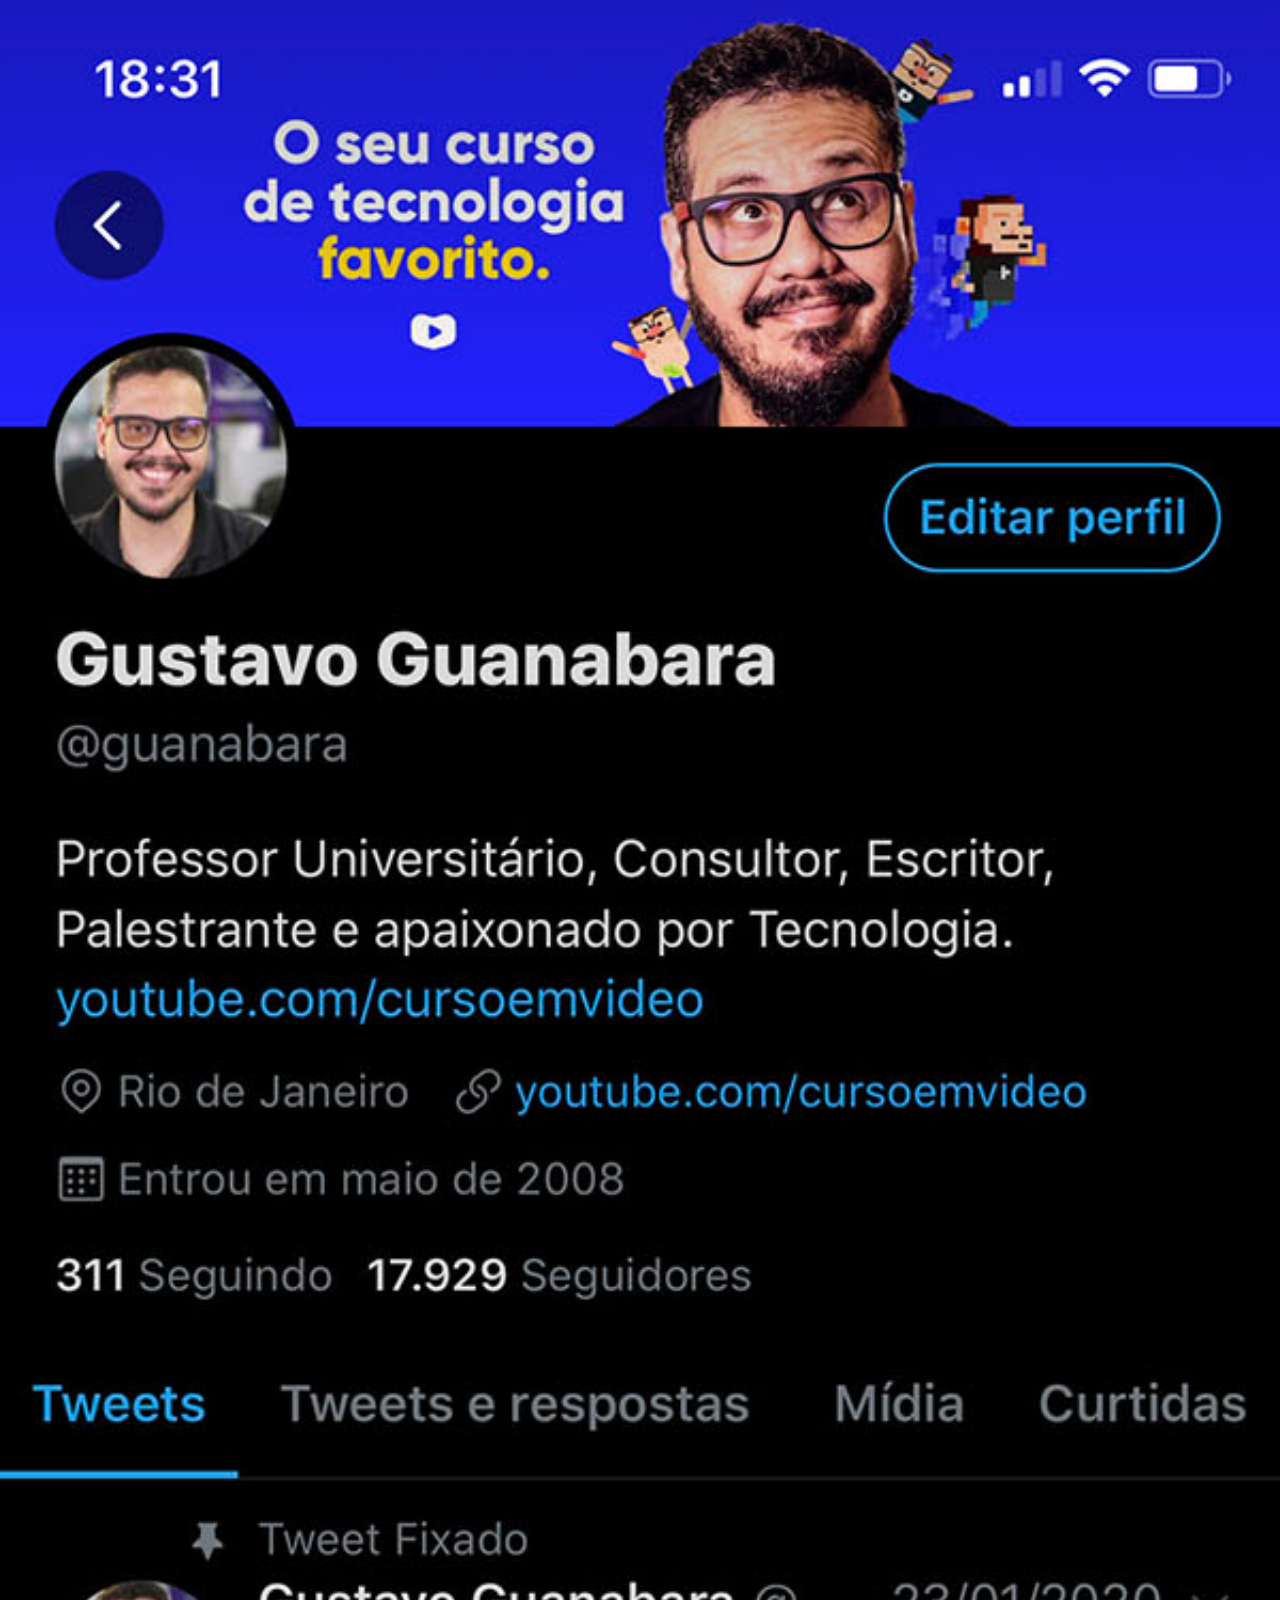
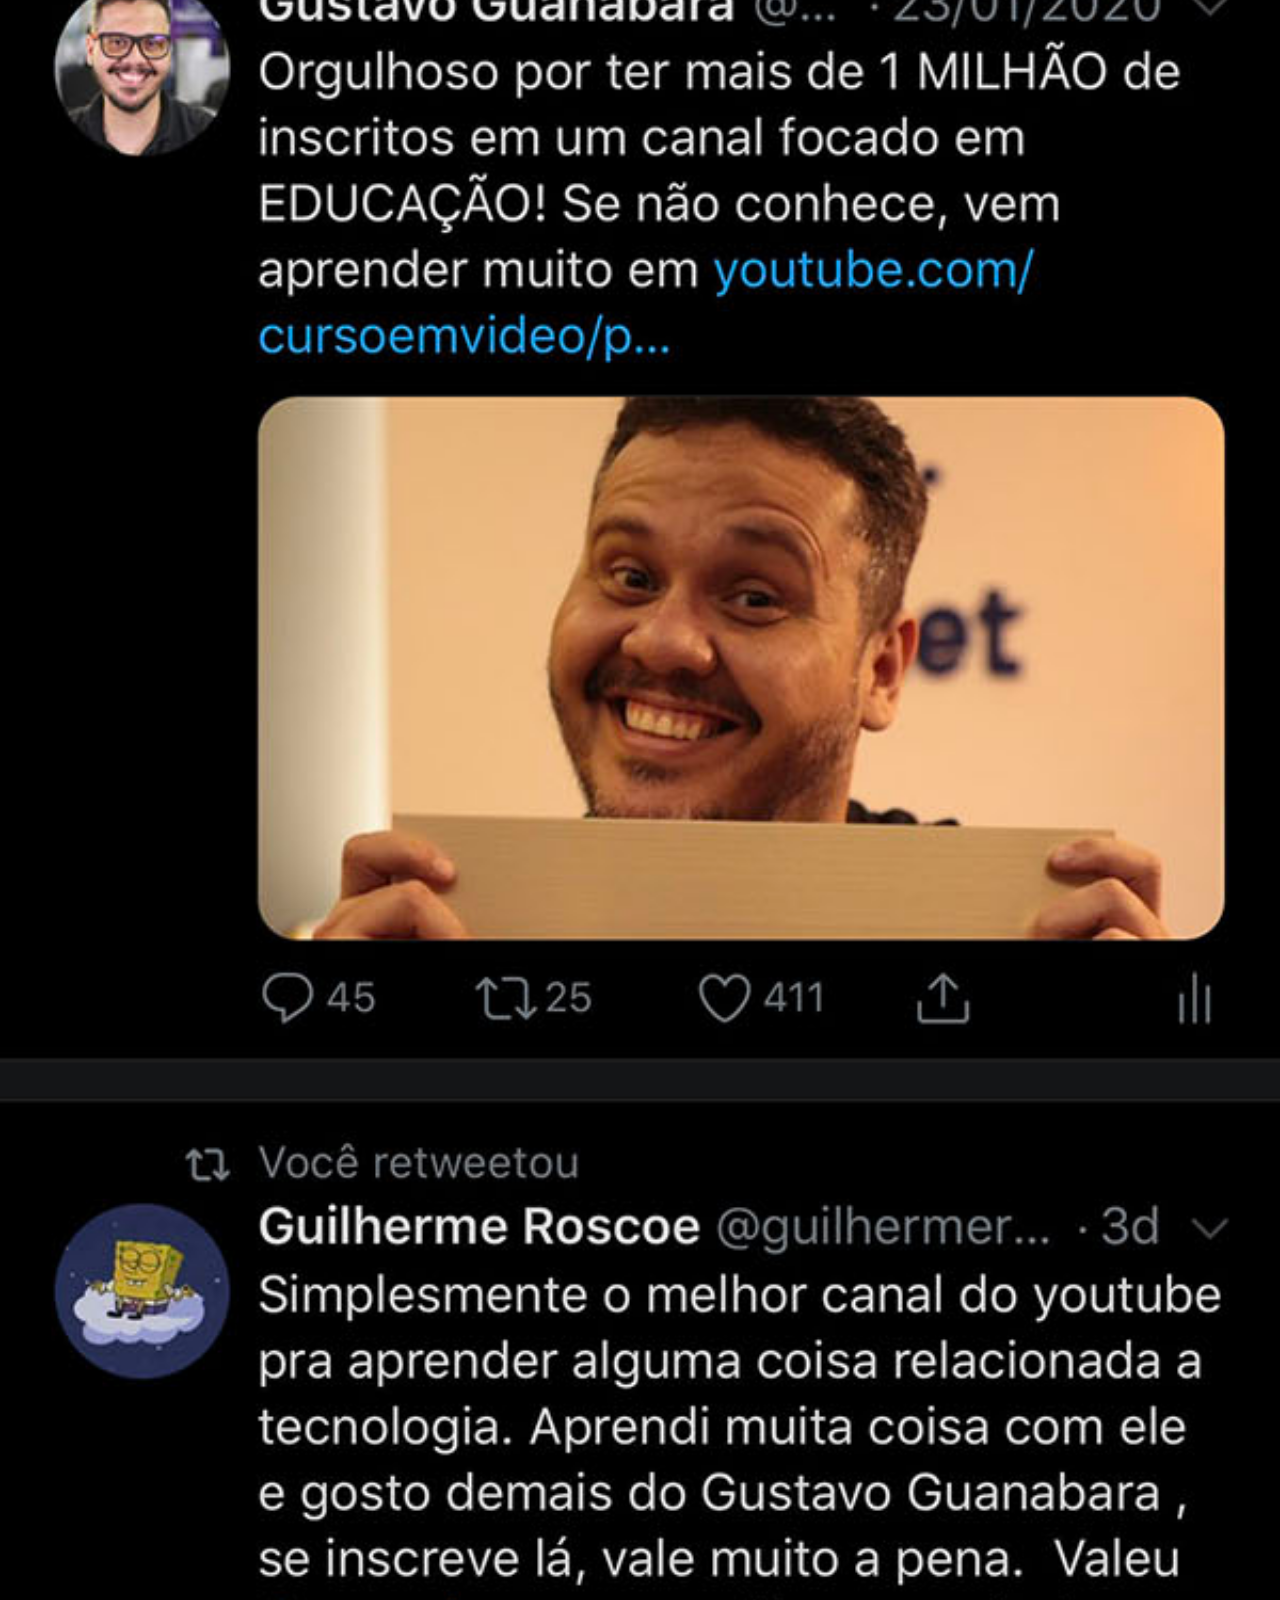
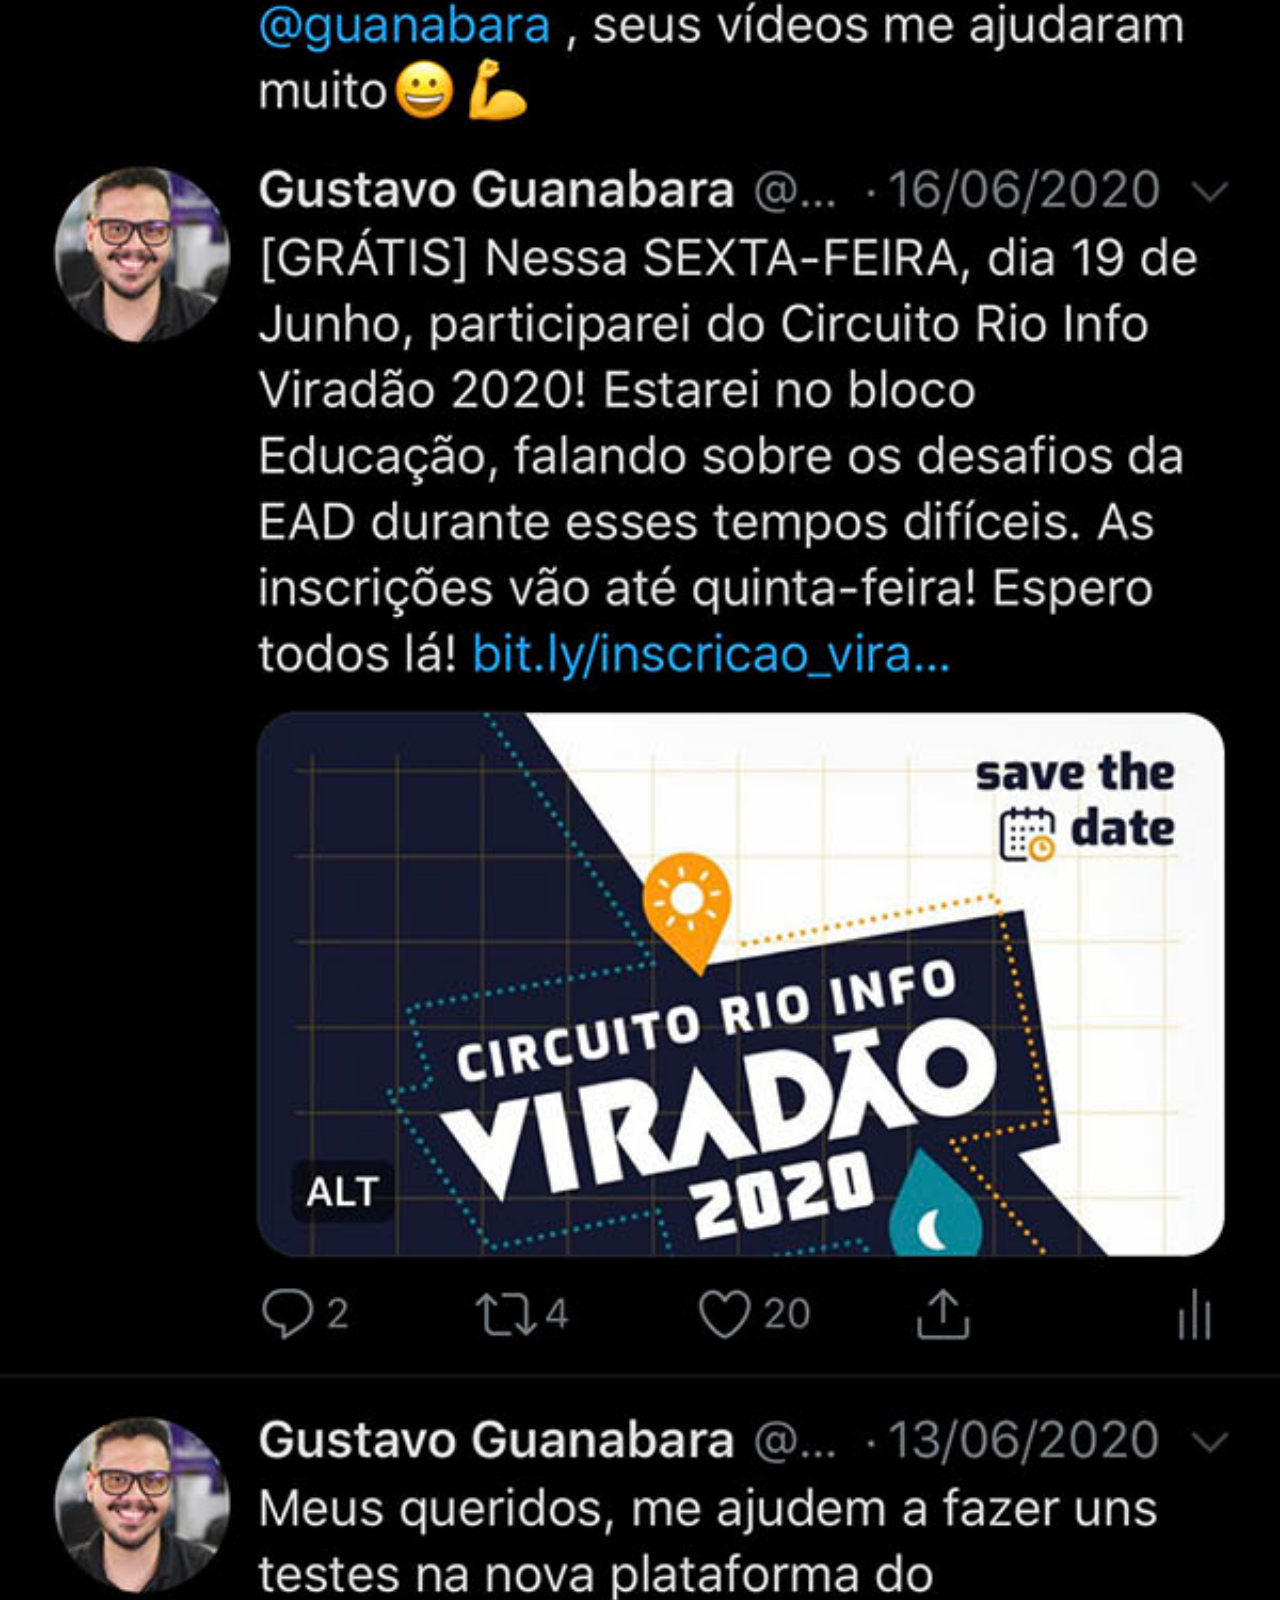
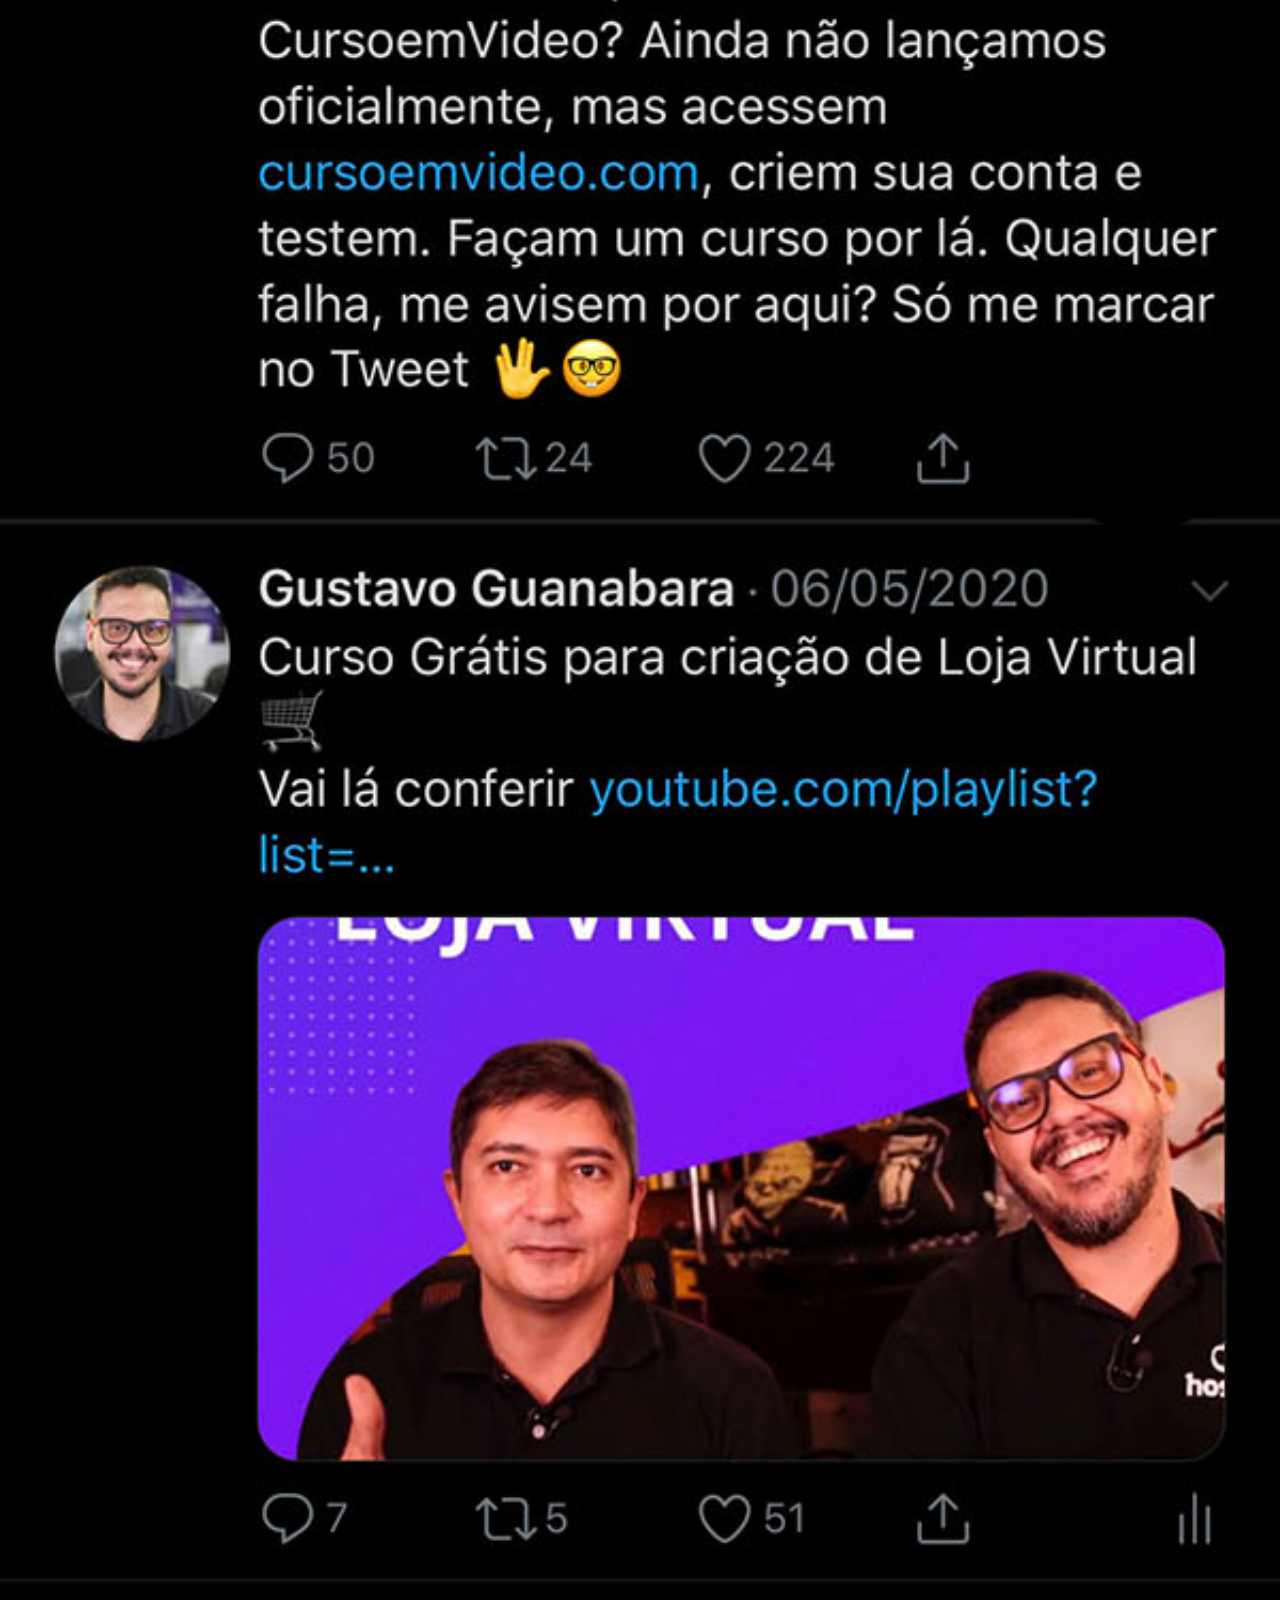
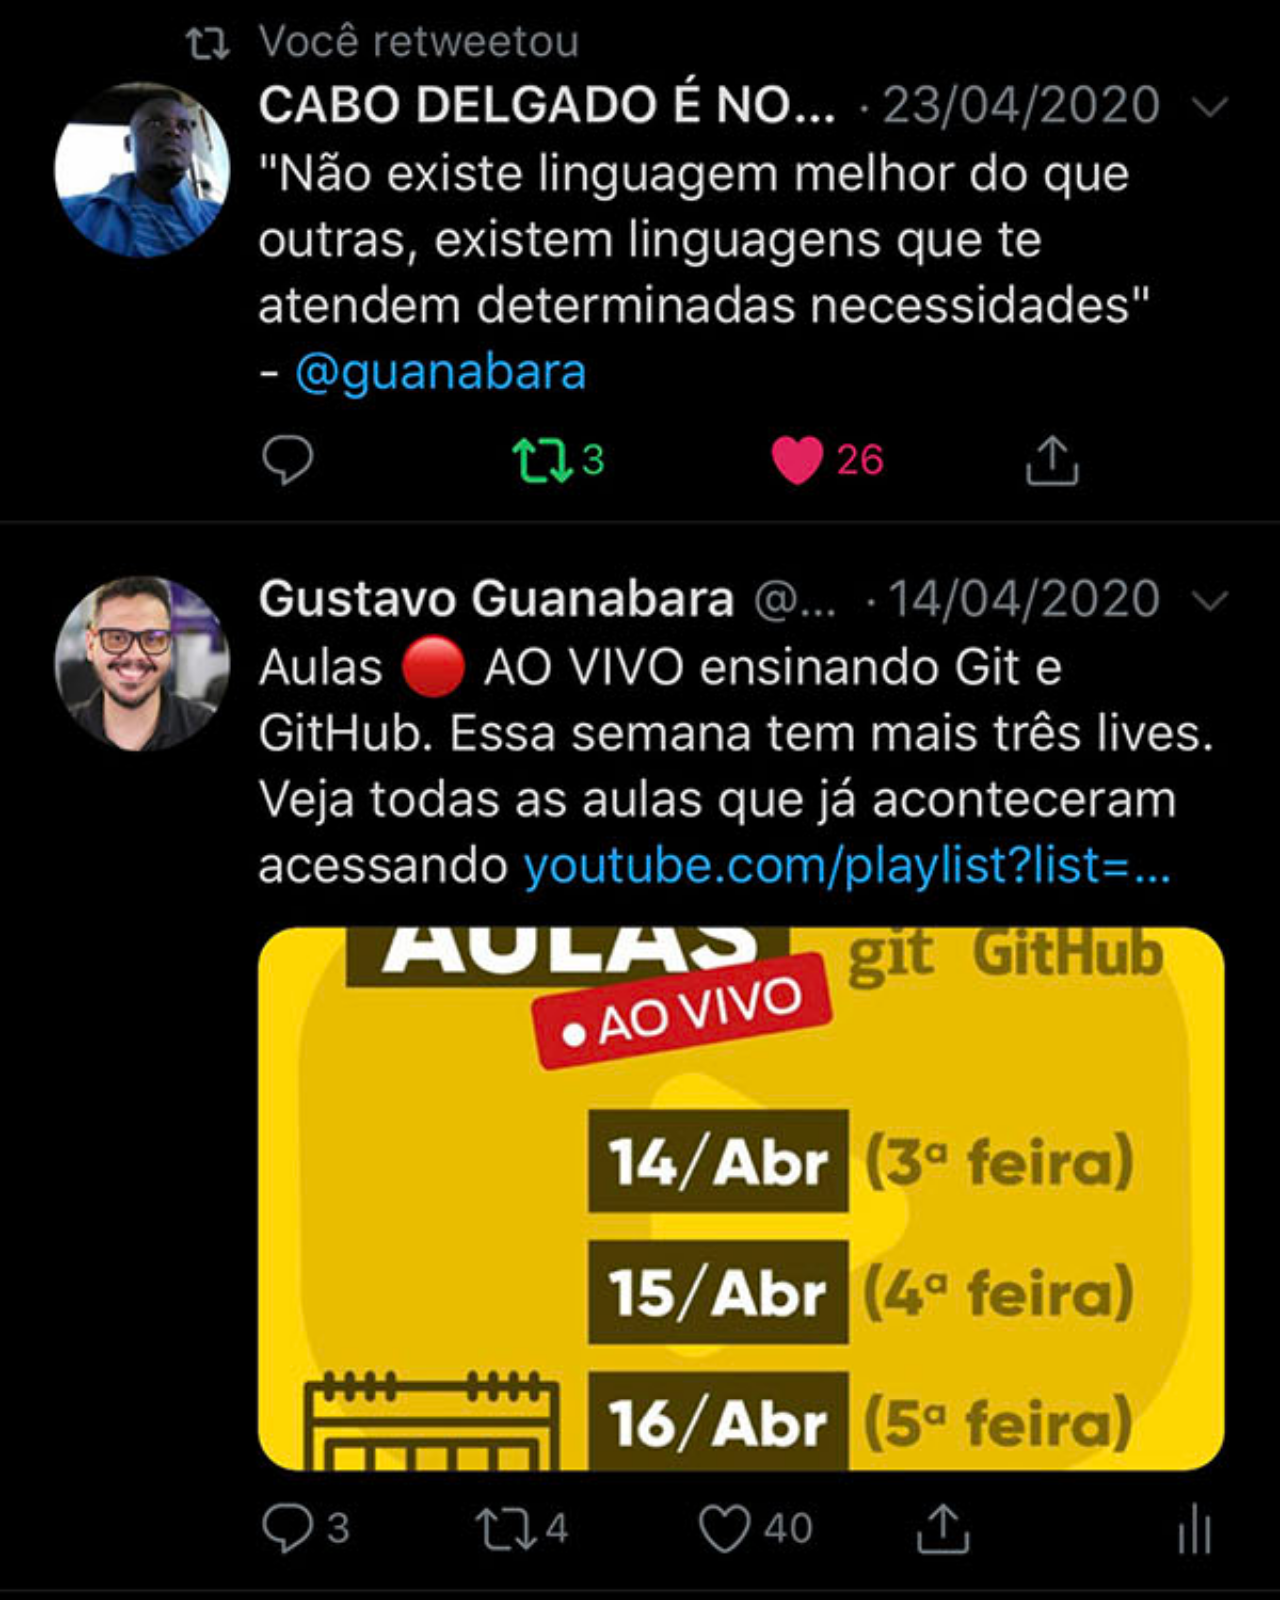
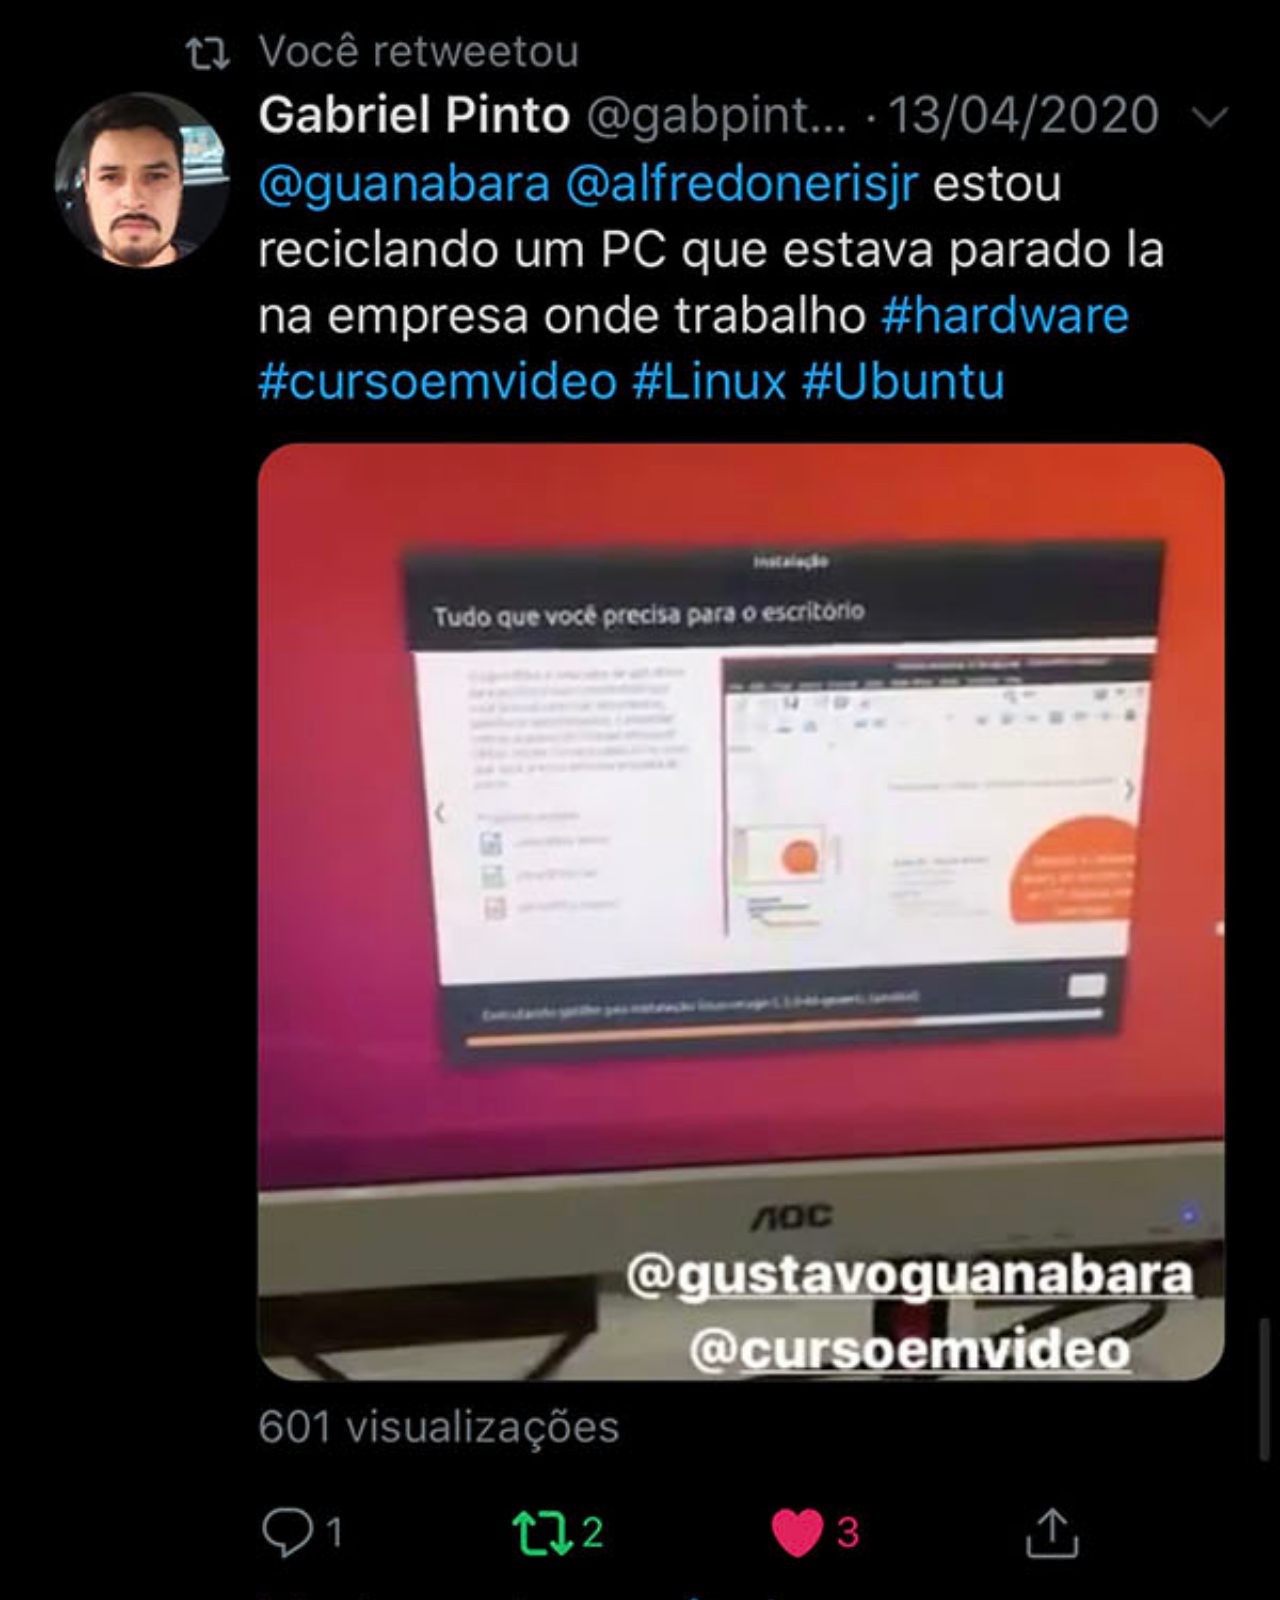
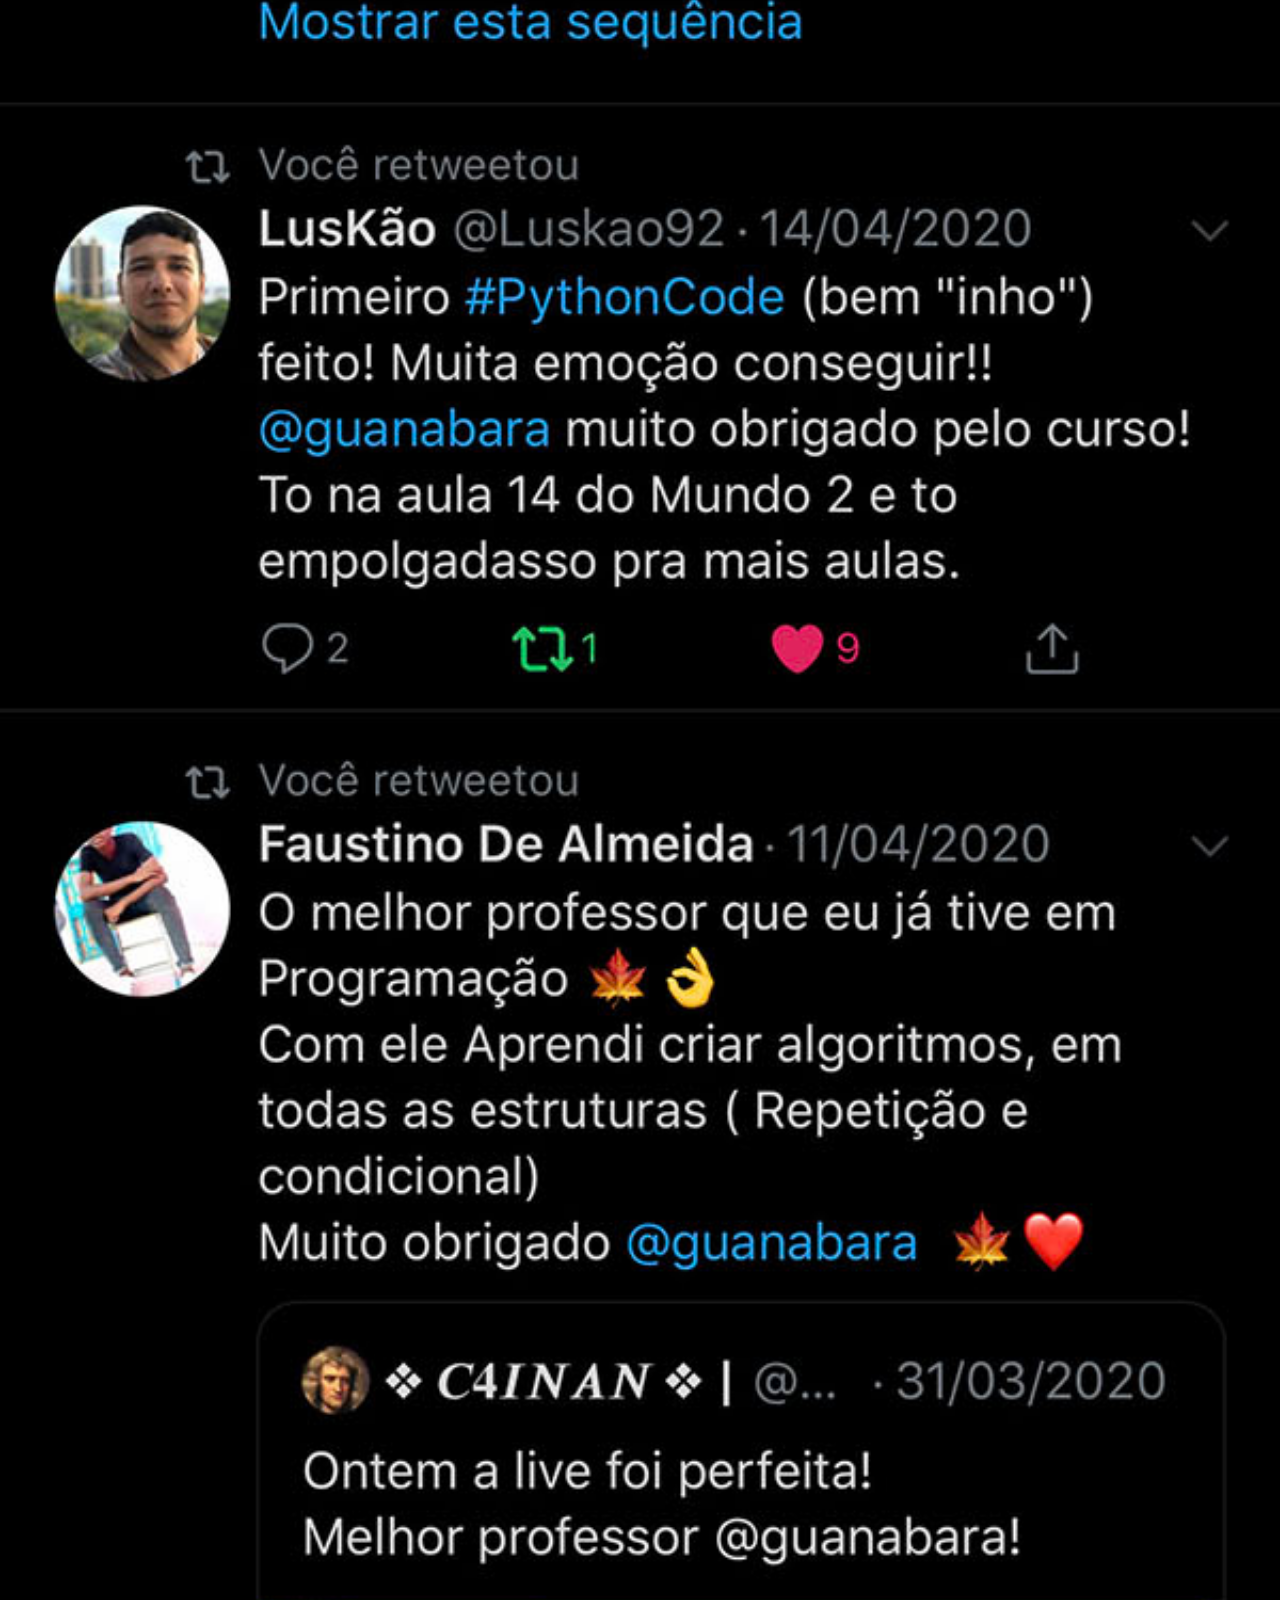
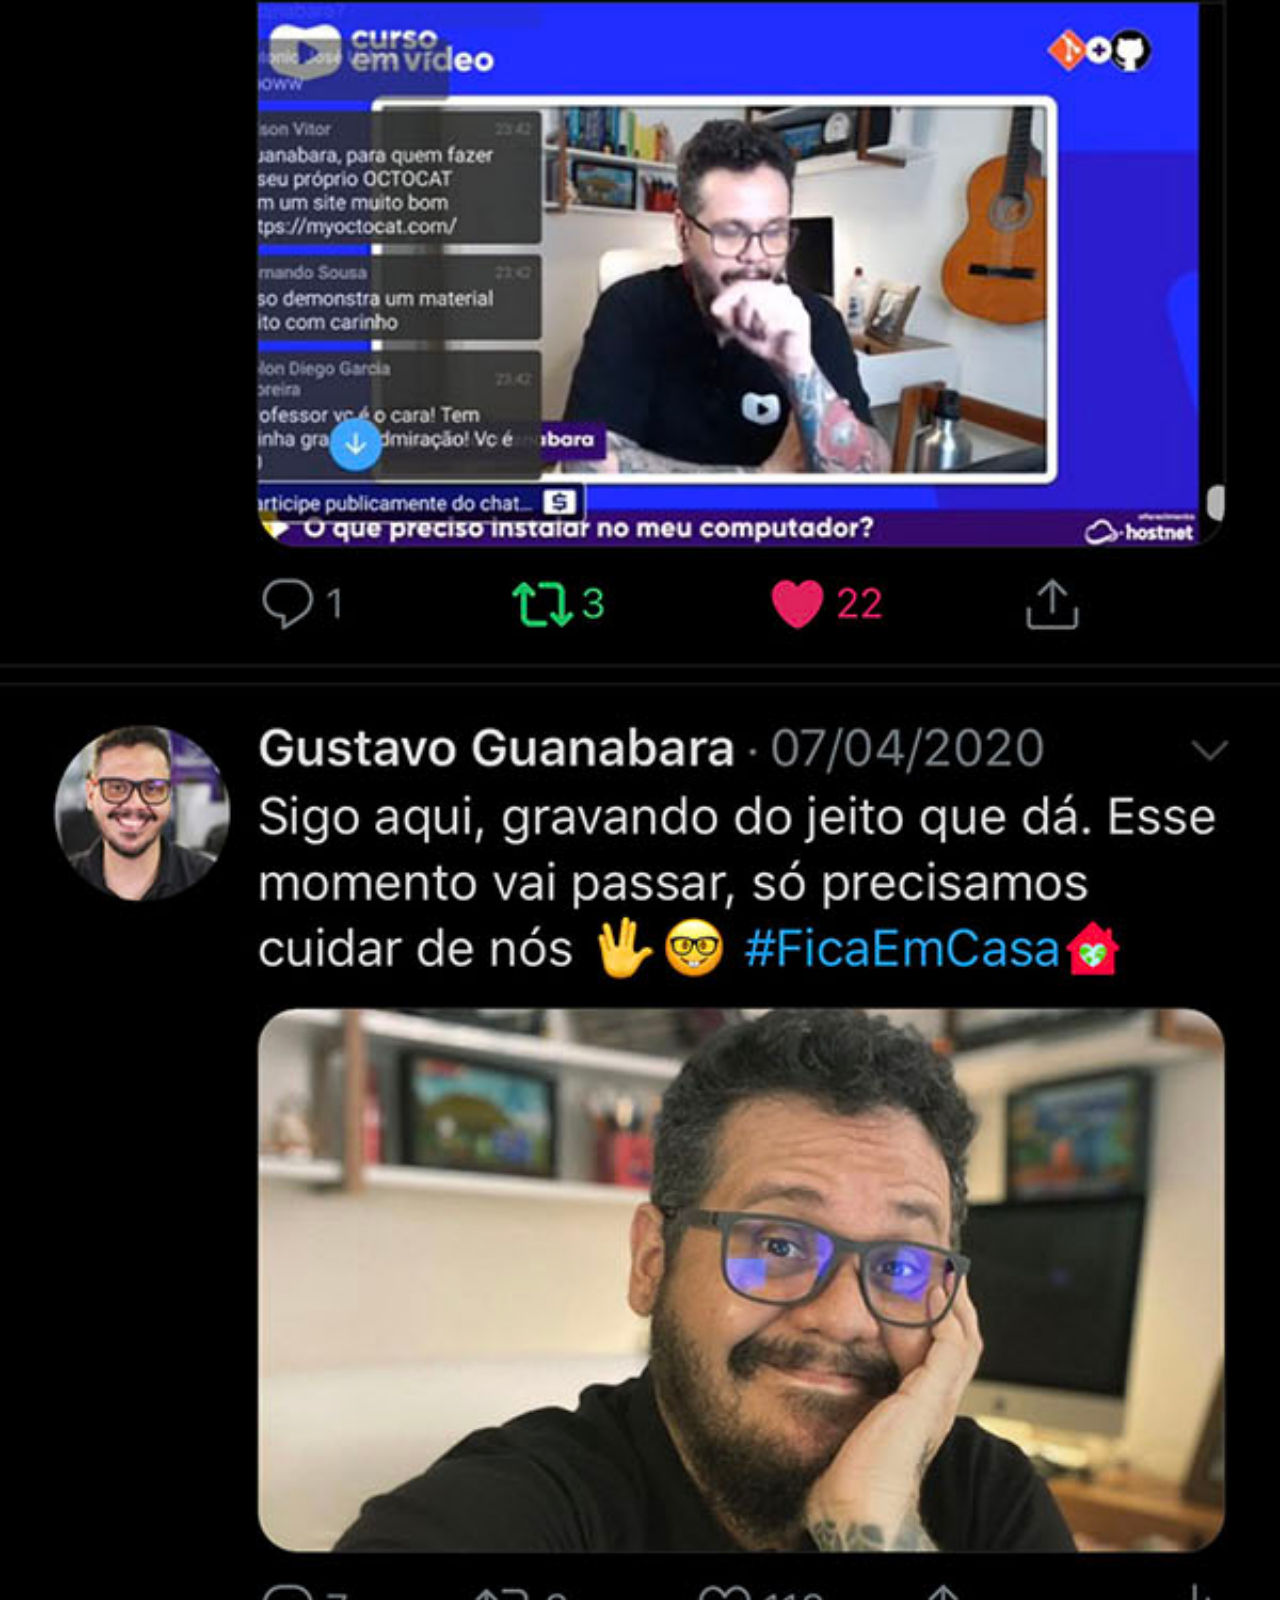
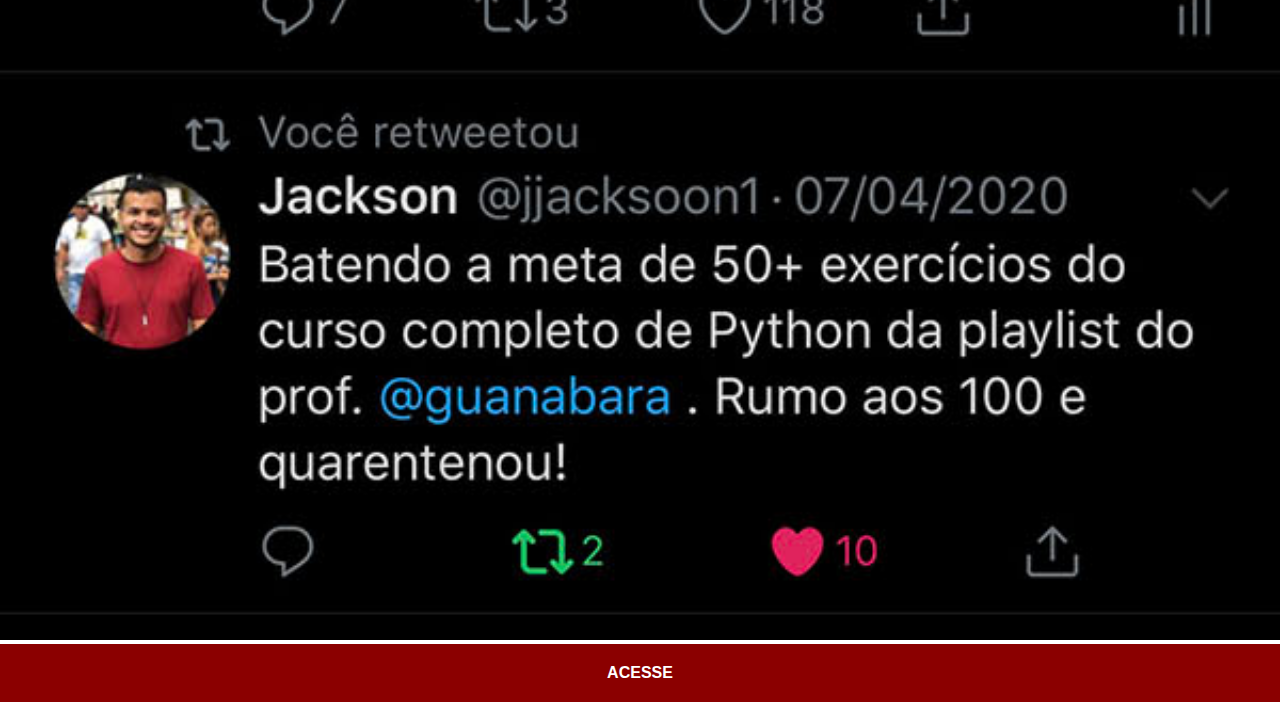
<file: twitter.html>
<!DOCTYPE html>
<html lang="pt-br">
<head>
    <meta charset="UTF-8">
    <meta name="viewport" content="width=device-width, initial-scale=1.0">
    <title>Twitter</title>
    <link rel="stylesheet" href="estilos/social.css">
</head>
<body>
    <img src="imagens/tela-twitter.jpg" alt="Twitter">
    <a href="https://twitter.com/cursosemvideo" target="_blank">ACESSE</a>
</body>
</html>
</file>
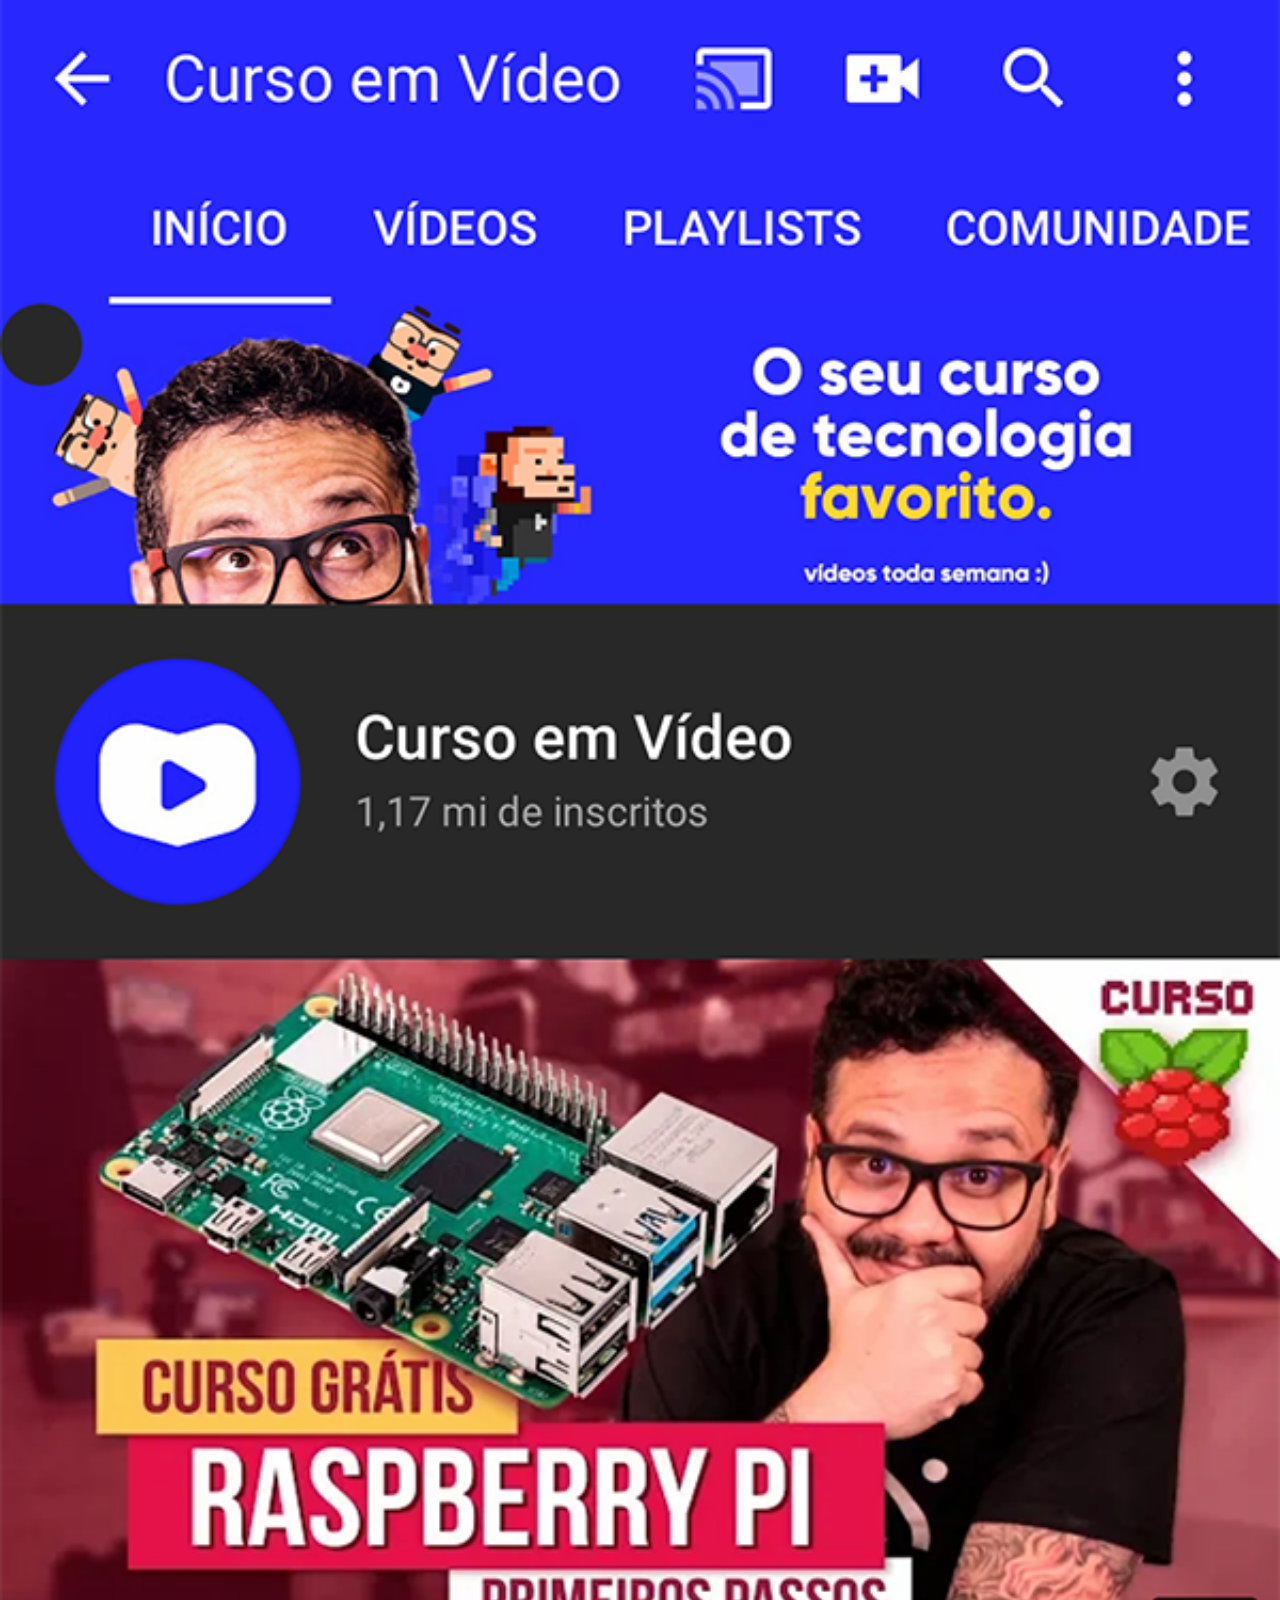
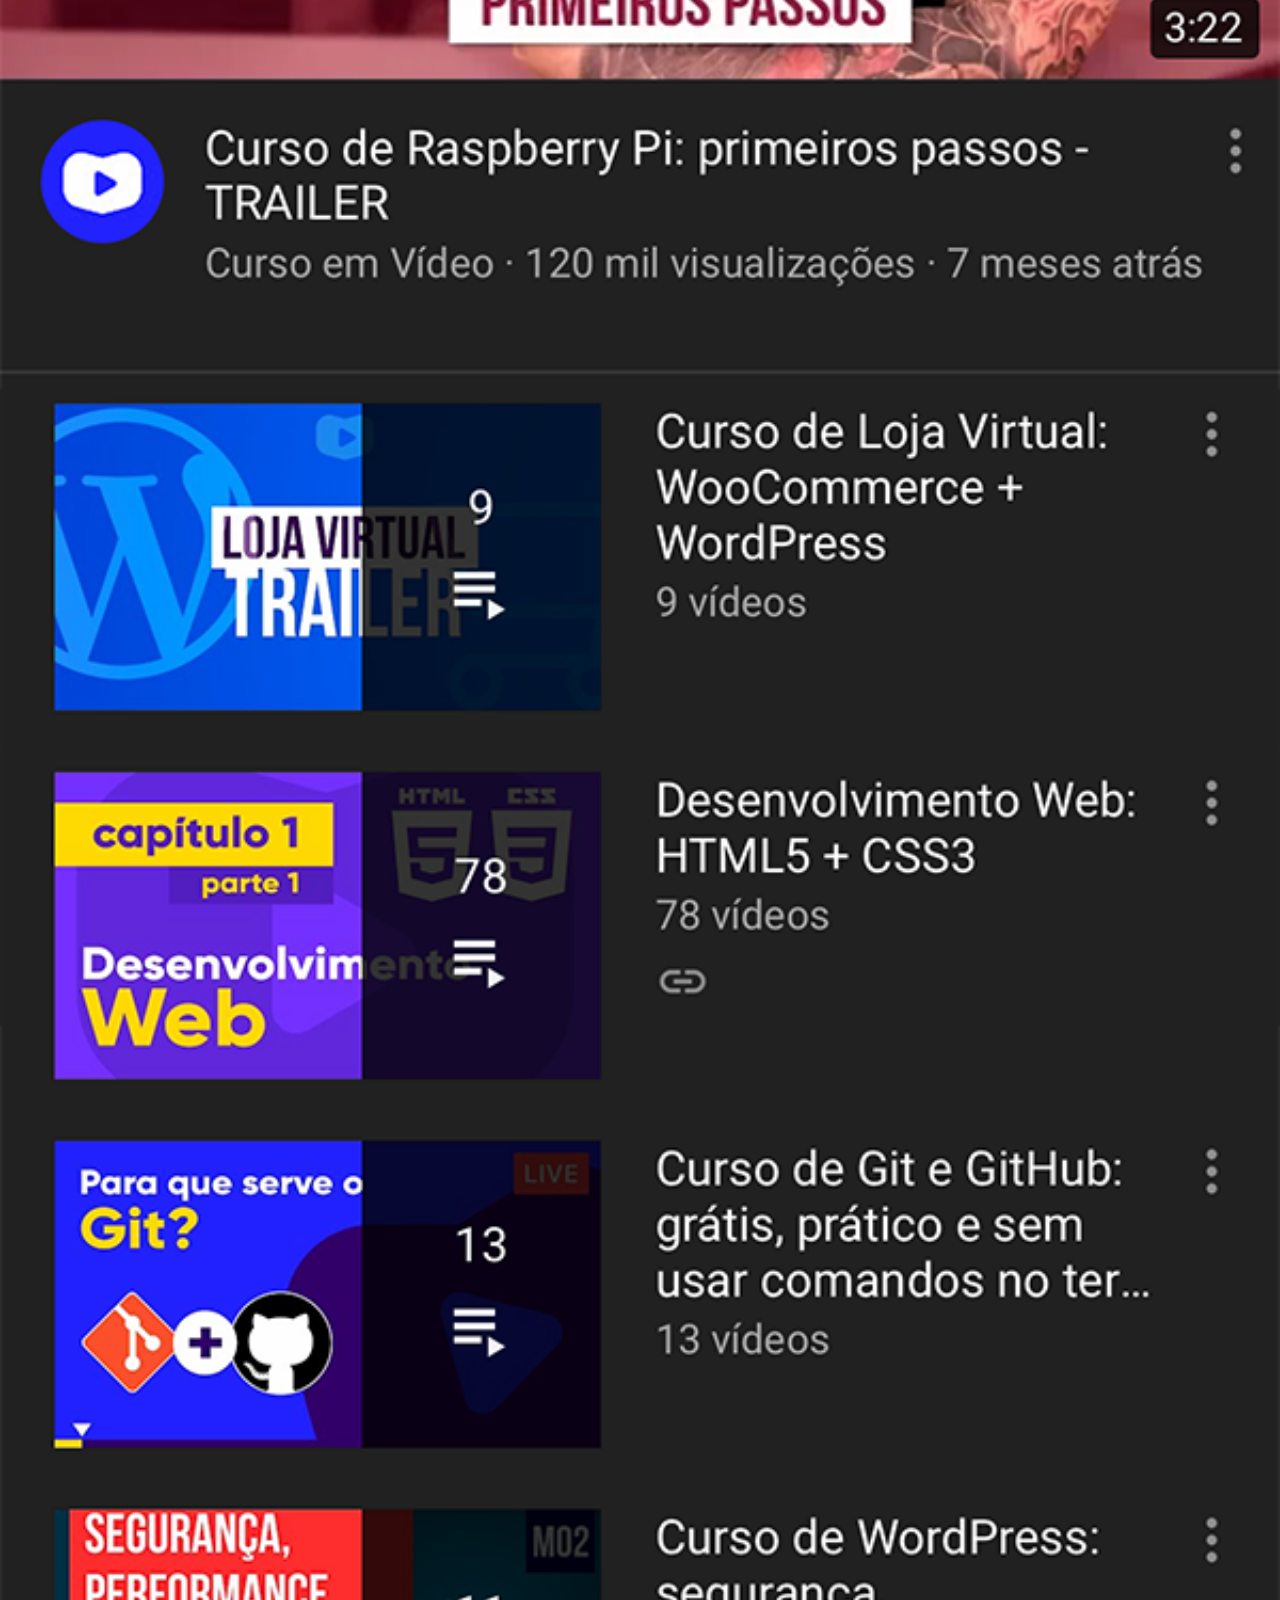
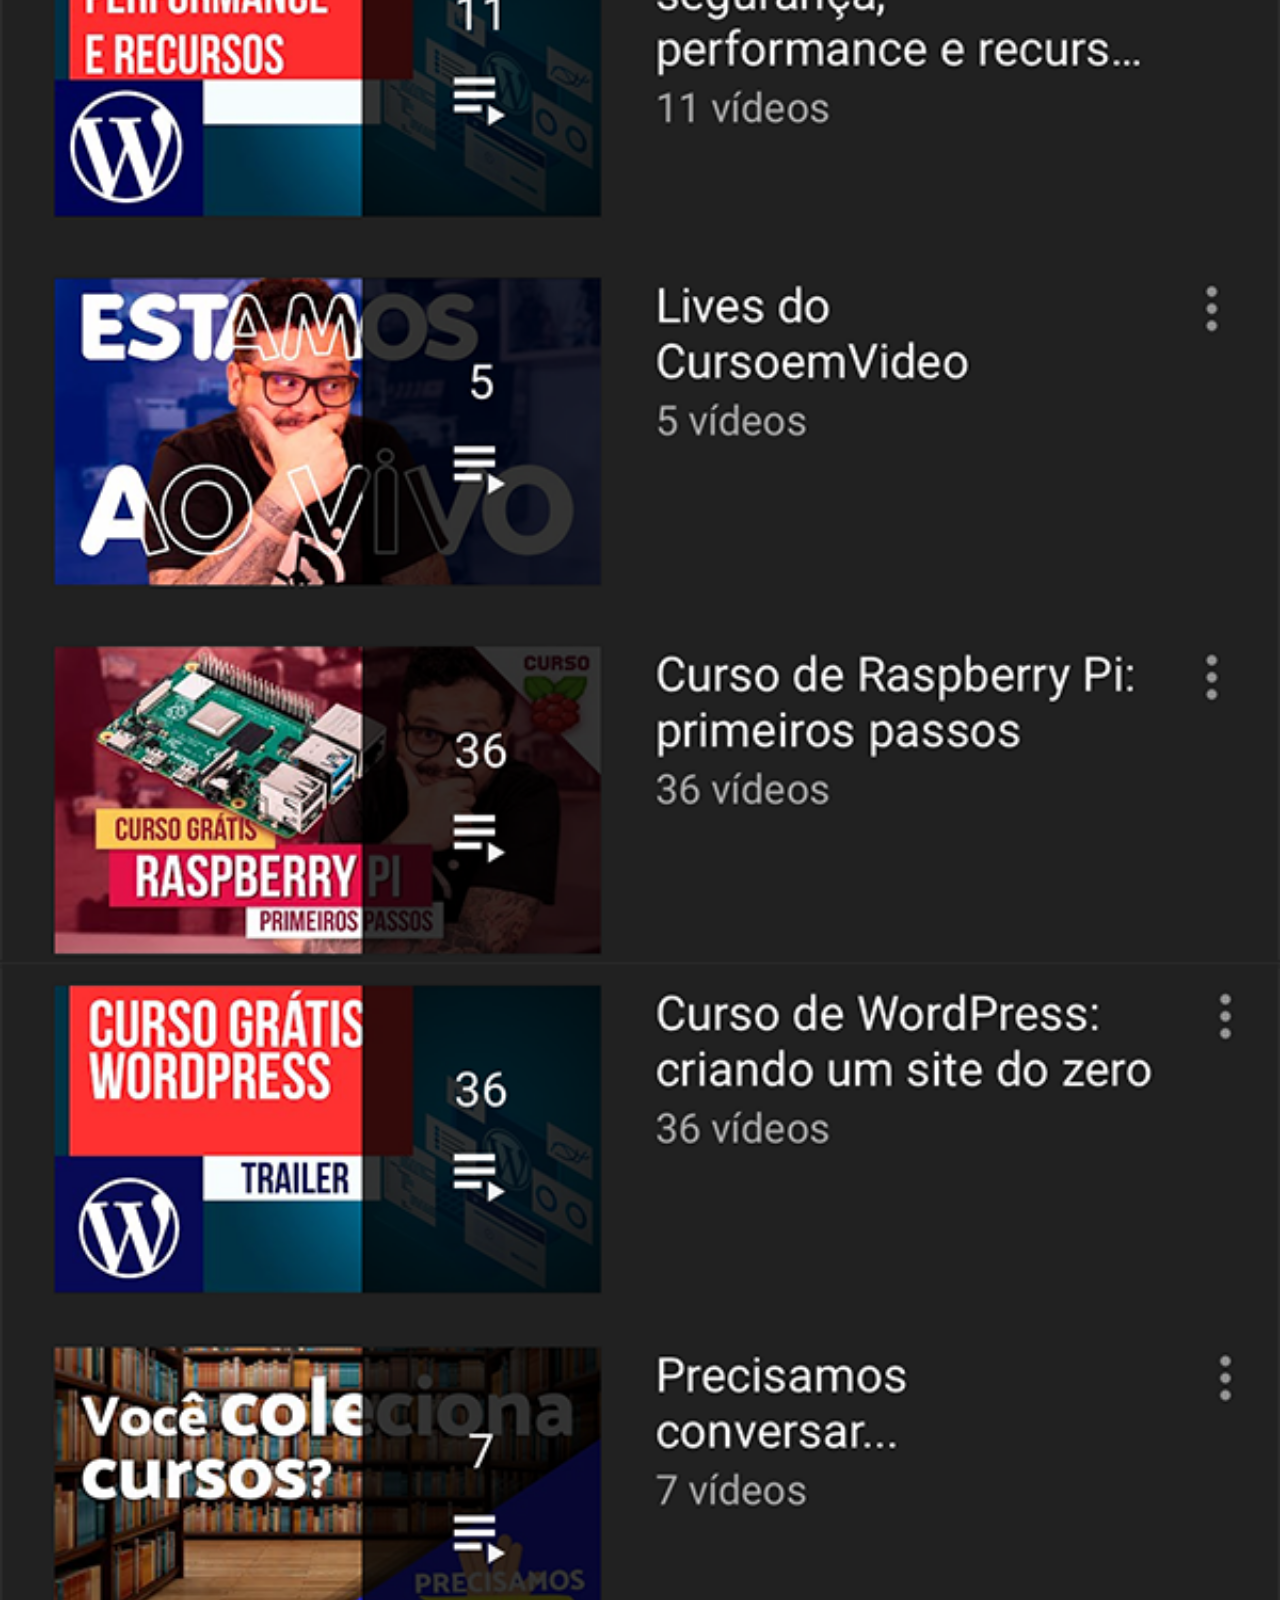
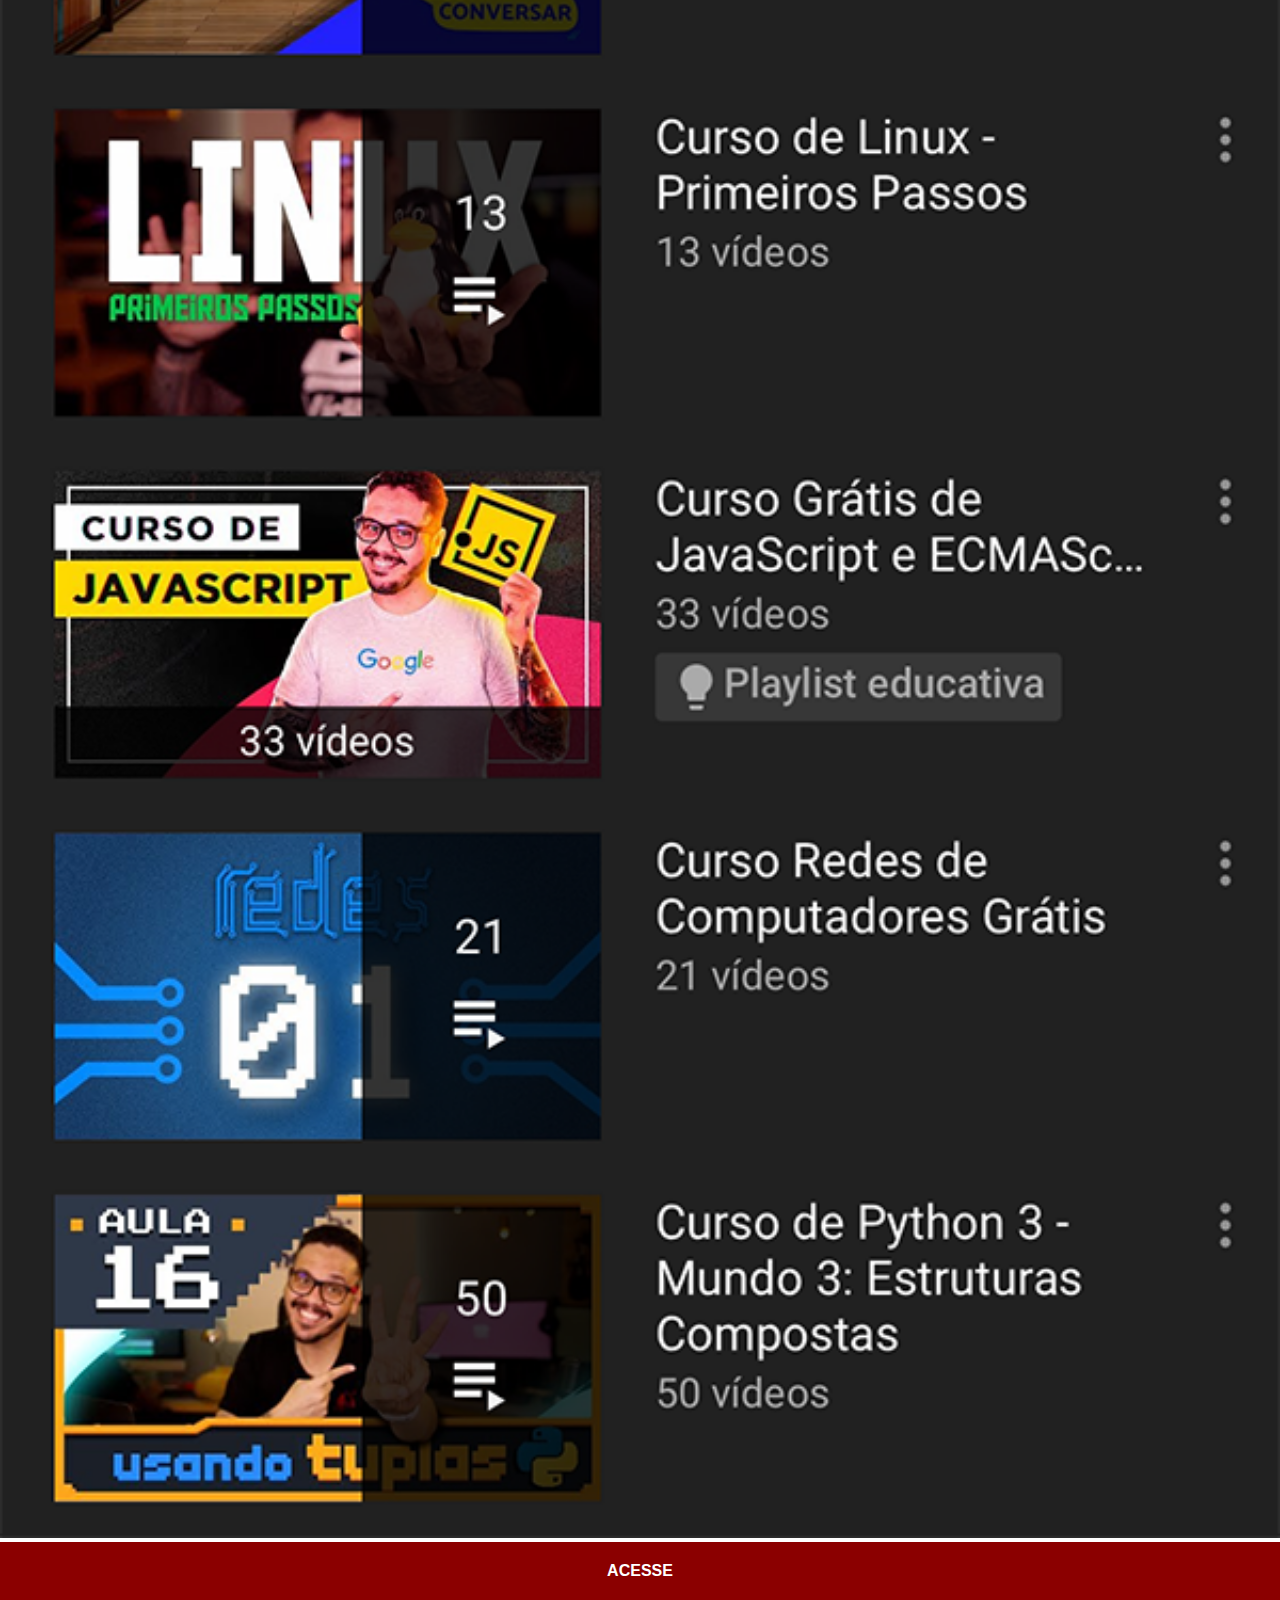
<file: youtube.html>
<!DOCTYPE html>
<html lang="pt-br">
<head>
    <meta charset="UTF-8">
    <meta name="viewport" content="width=device-width, initial-scale=1.0">
    <title>YouTube</title>
    <link rel="stylesheet" href="estilos/social.css">
</head>
<body>
    <img src="imagens/tela-youtube.png" alt="YouTube">
    <a href="https://www.youtube.com/@CursoemVideo/playlists" target="_blank">ACESSE</a>
</body>
</html>
</file>
<file: estilos/style.css>
@charset "UTF-8";

* {
    margin: 0px;
    padding: 0px;
    font-family: Arial, Helvetica, sans-serif;
}

html, body {
    height: 100vh;
    width: 100vw;
    background-color: black;
}

body {
    background: url('../imagens/fundo-madeira.jpg') no-repeat top center;
    background-size: cover;
    background-attachment: fixed;
}

main {
    height: 100vh;
    position: relative;
}

section#telefone {
    position: absolute;
    top: 50%;
    left: 50%;
    transform: translate(-50%, -50%);
    height: 627px;
    width: 311px;
    background-color: blue;
    background: url('../imagens/frame-iphone.png') no-repeat;
}

iframe#tela {
    position: relative;
    top: 80px;
    left: 22px;
    width: 267px;
    height: 471px;
}

section#redes-sociais {
    text-align: right;
}

section#redes-sociais img {
    width: 50px;
    margin: 10px;
    border-radius: 50%;
    box-shadow: 2px 2px 5px rgba(0, 0, 0, 0.411);
    box-sizing: border-box;
}

section#redes-sociais img:hover {
    border: 2px solid rgba(255, 255, 255, 0.637);
    transform: translate(-3px, -3px);
    box-shadow: 5px 5px 10px rgba(0, 0, 0, 0.603);
    transition: transform 0.3s, border 1s;
}
</file>
<file: estilos/social.css>
@charset "UTF-8";

* {
    margin: 0px;
    padding: 0px;
    font-family: Arial, Helvetica, sans-serif;
}

img {
    width: 100vw;
}

::-webkit-scrollbar {
    width: 0px;
    height: 0px;
}

a {
    display: block;
    background-color: darkred;
    color: white;
    padding: 20px;
    text-align: center;
    font-weight: bolder;
    text-decoration: none;
}

a:hover {
    background-color: red;
}
</file>
